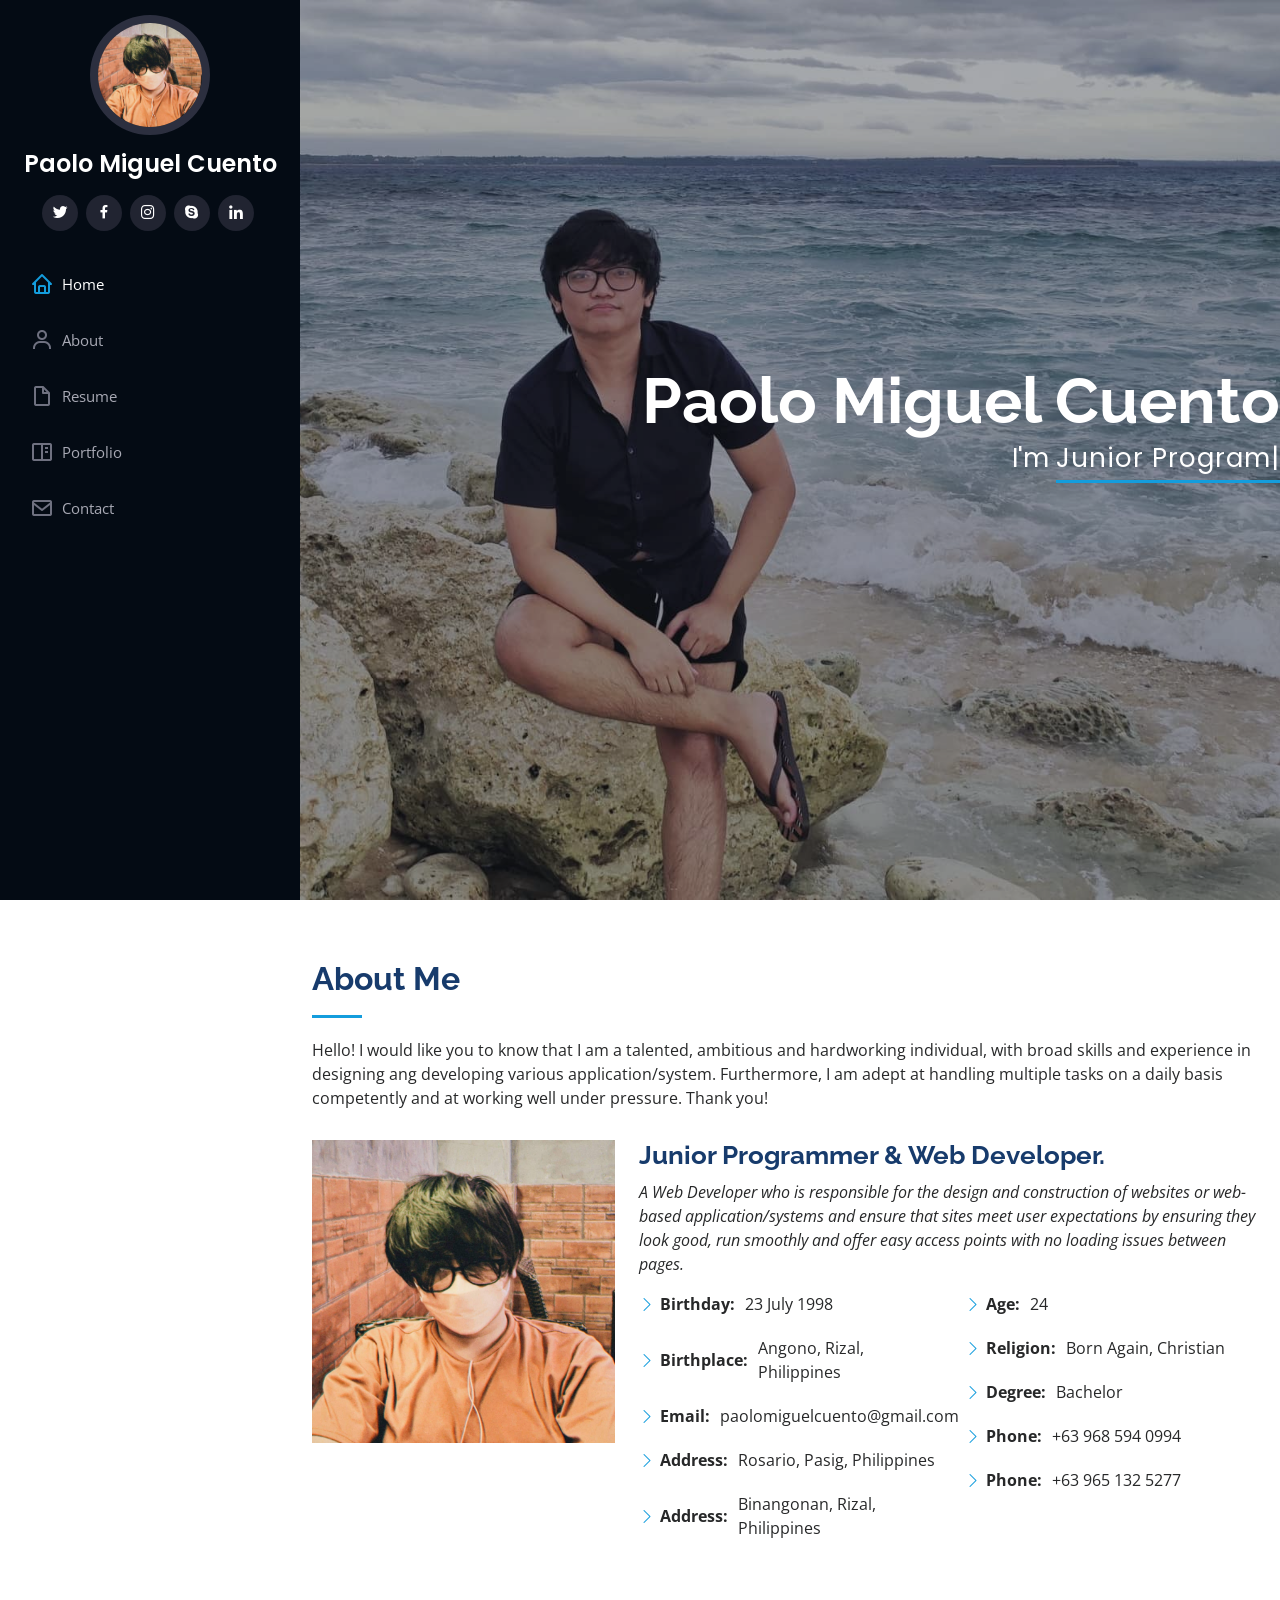
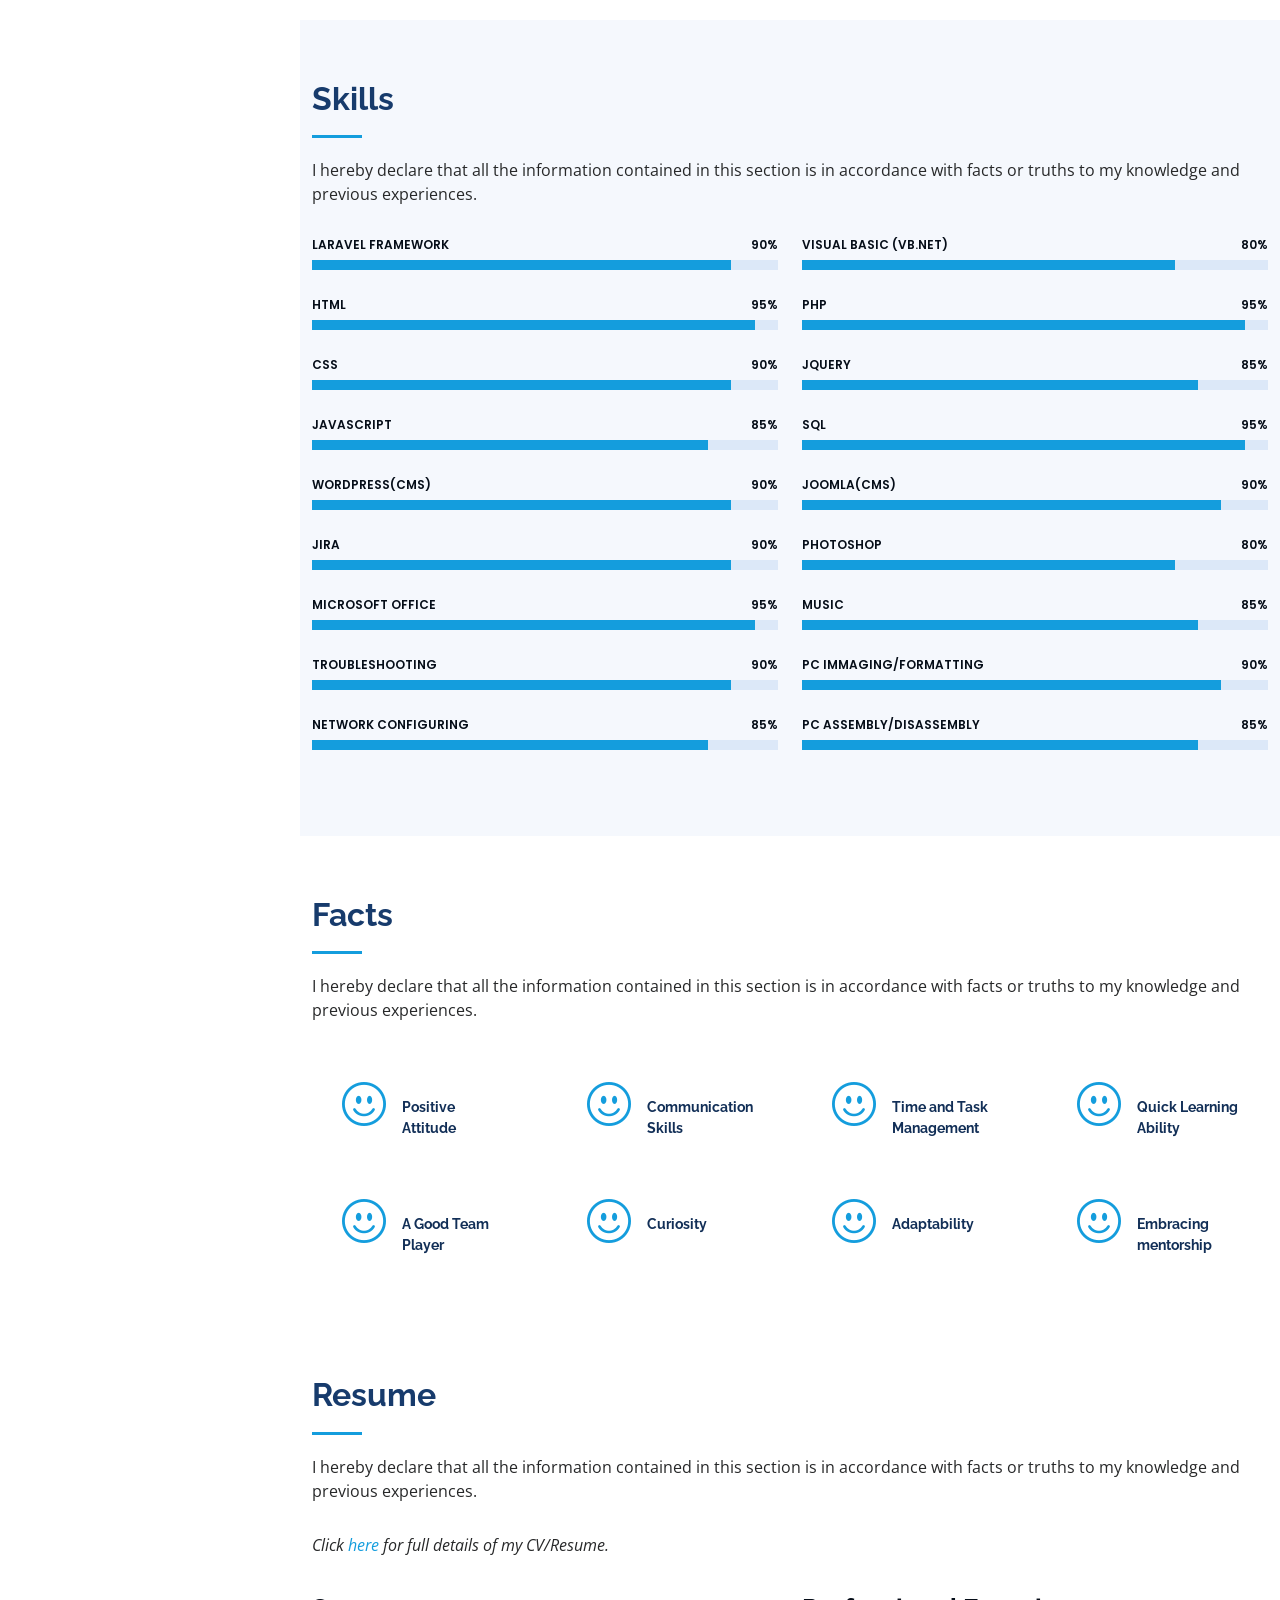
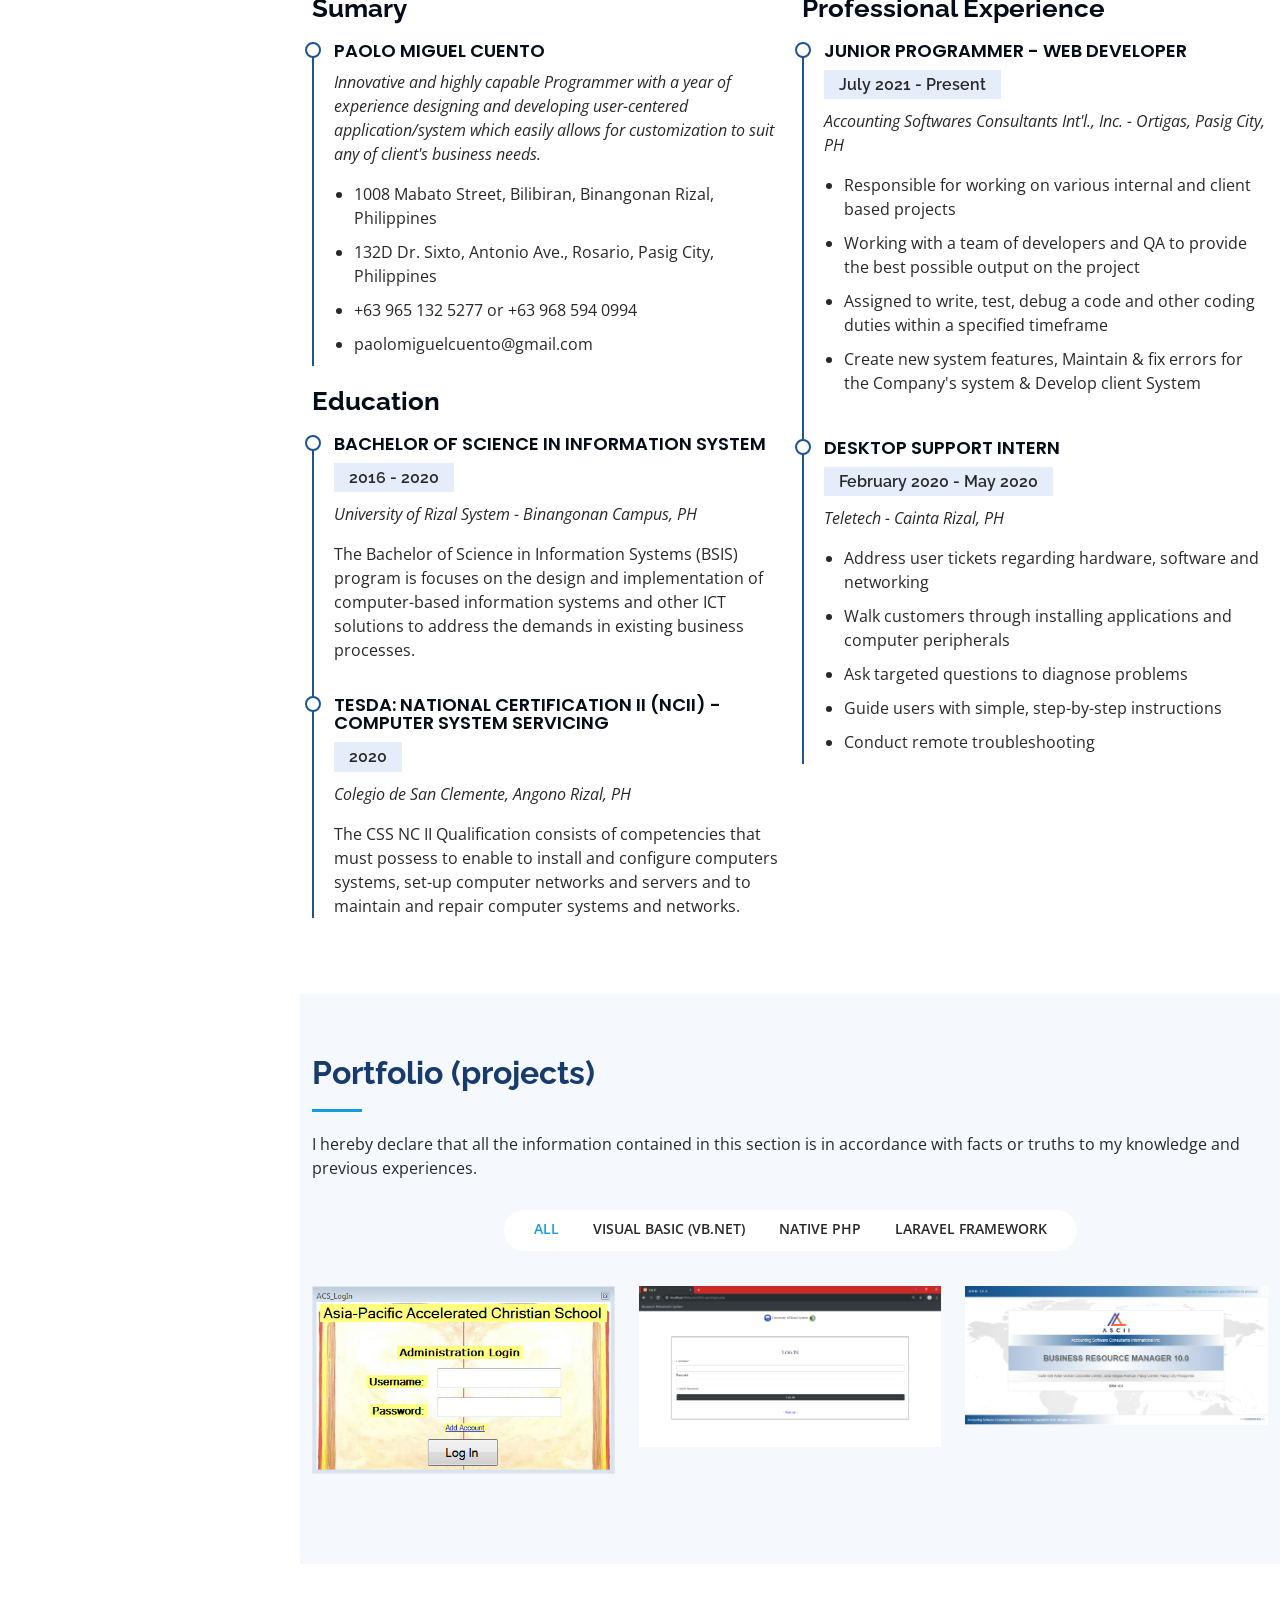
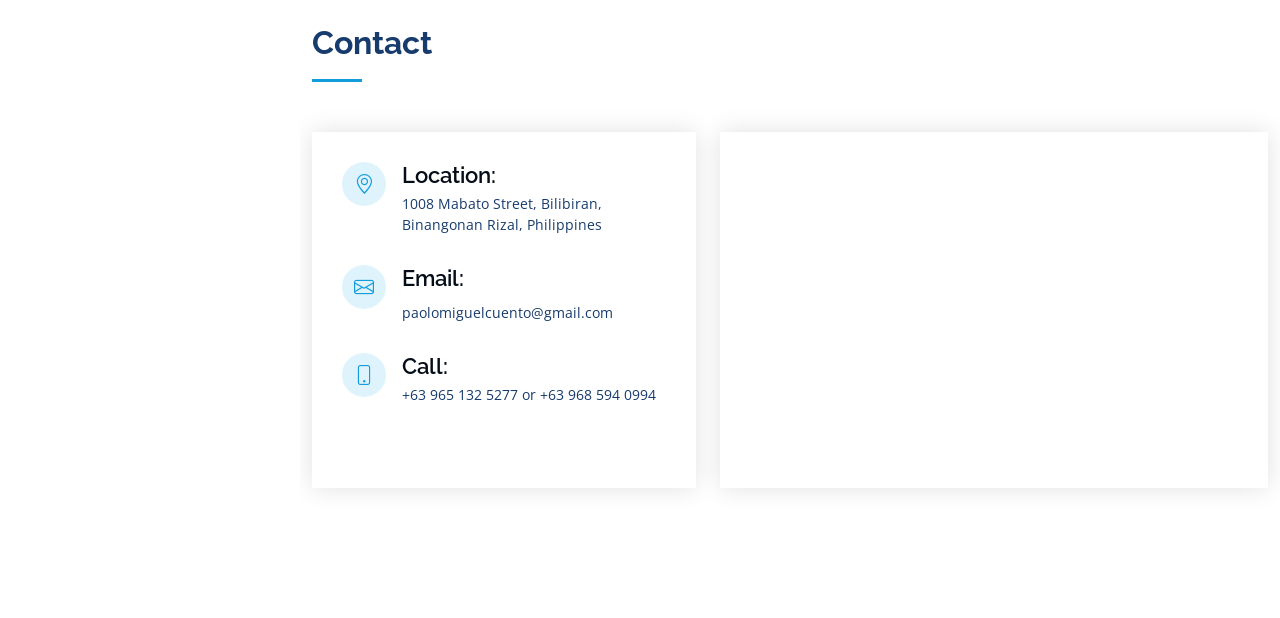
<file: index.html>
<!DOCTYPE html>
<html lang="en">

<head>
  <meta charset="utf-8">
  <meta content="width=device-width, initial-scale=1.0" name="viewport">

  <title>My Portfolio - PMSC</title>
  <meta content="" name="description">
  <meta content="" name="keywords">

  <!-- Favicons -->
  <link href="assets/img/PMicon.png" rel="icon">
  <link href="assets/img/PMicon.png" rel="apple-touch-icon">

  <!-- Google Fonts -->
  <link href="https://fonts.googleapis.com/css?family=Open+Sans:300,300i,400,400i,600,600i,700,700i|Raleway:300,300i,400,400i,500,500i,600,600i,700,700i|Poppins:300,300i,400,400i,500,500i,600,600i,700,700i" rel="stylesheet">

  <!-- Vendor CSS Files -->
  <link href="assets/vendor/aos/aos.css" rel="stylesheet">
  <link href="assets/vendor/bootstrap/css/bootstrap.min.css" rel="stylesheet">
  <link href="assets/vendor/bootstrap-icons/bootstrap-icons.css" rel="stylesheet">
  <link href="assets/vendor/boxicons/css/boxicons.min.css" rel="stylesheet">
  <link href="assets/vendor/glightbox/css/glightbox.min.css" rel="stylesheet">
  <link href="assets/vendor/swiper/swiper-bundle.min.css" rel="stylesheet">

  <!-- Template Main CSS File -->
  <link href="assets/css/style.css" rel="stylesheet">

  <!-- =======================================================
  * Template Name: iPortfolio - v3.8.0
  * Template URL: https://bootstrapmade.com/iportfolio-bootstrap-portfolio-websites-template/
  * Author: BootstrapMade.com
  * License: https://bootstrapmade.com/license/
  ======================================================== -->
</head>

<body>

  <!-- ======= Mobile nav toggle button ======= -->
  <i class="bi bi-list mobile-nav-toggle d-xl-none"></i>

  <!-- ======= Header ======= -->
  <header id="header">
    <div class="d-flex flex-column">

      <div class="profile">
        <img src="assets/img/Me.jpeg" alt="" class="img-fluid rounded-circle">
        <h1 class="text-light"><a href="index.html">Paolo Miguel Cuento</a></h1>
        <div class="social-links mt-3 text-center">
          <a href="https://twitter.com/SirMigzs" target="_blank" class="twitter"><i class="bx bxl-twitter"></i></a>
          <a href="https://www.facebook.com/paolomiguel.cuento.1/" target="_blank" class="facebook"><i class="bx bxl-facebook"></i></a>
          <a href="https://www.instagram.com/paolo.cuento/" target="_blank" class="instagram"><i class="bx bxl-instagram"></i></a>
          <a href="https://join.skype.com/invite/vRkHDCwl1y1i" target="_blank" class="google-plus"><i class="bx bxl-skype"></i></a>
          <a href="https://www.linkedin.com/in/paolo-miguel-cuento-389635245" target="_blank" class="linkedin"><i class="bx bxl-linkedin"></i></a>
        </div>
      </div>

      <nav id="navbar" class="nav-menu navbar">
        <ul>
          <li><a href="#hero" class="nav-link scrollto active"><i class="bx bx-home"></i> <span>Home</span></a></li>
          <li><a href="#about" class="nav-link scrollto"><i class="bx bx-user"></i> <span>About</span></a></li>
          <li><a href="#resume" class="nav-link scrollto"><i class="bx bx-file-blank"></i> <span>Resume</span></a></li>
          <li><a href="#portfolio" class="nav-link scrollto"><i class="bx bx-book-content"></i> <span>Portfolio</span></a></li>
          <!-- <li><a href="#services" class="nav-link scrollto"><i class="bx bx-server"></i> <span>Services</span></a></li> -->
          <li><a href="#contact" class="nav-link scrollto"><i class="bx bx-envelope"></i> <span>Contact</span></a></li>
        </ul>
      </nav><!-- .nav-menu -->
    </div>
  </header><!-- End Header -->

  <!-- ======= Hero Section ======= -->
  <section id="hero" class="d-flex flex-column justify-content-center align-items-center">
    <div class="hero-container" data-aos="fade-in">
      <h1>Paolo Miguel Cuento</h1>
      <p>I'm <span class="typed" data-typed-items="Junior Programmer, Designer, Front-end Developer, Back-end Developer, Musician"></span></p>
    </div>
  </section><!-- End Hero -->

  <main id="main">

    <!-- ======= About Section ======= -->
    <section id="about" class="about">
      <div class="container">

        <div class="section-title">
          <h2>About Me</h2>
          <p> Hello! I would like you to know that I am a talented, ambitious and hardworking individual, with broad skills and experience in designing ang developing various application/system. Furthermore, I am adept at handling multiple tasks on a daily basis competently and at working well under pressure. Thank you!</p>
        </div>

        <div class="row">
          <div class="col-lg-4" data-aos="fade-right">
            <img src="assets/img/Me.jpeg" class="img-fluid" alt="">
          </div>
          <div class="col-lg-8 pt-4 pt-lg-0 content" data-aos="fade-left">
            <h3>Junior Programmer &amp; Web Developer.</h3>
            <p class="fst-italic">
              A Web Developer who is responsible for the design and construction of websites or web-based application/systems and ensure that sites meet user expectations by ensuring they look good, run smoothly and offer easy access points with no loading issues between pages.
            </p>
            <div class="row">
              <div class="col-lg-6">
                <ul>
                  <li><i class="bi bi-chevron-right"></i> <strong>Birthday:</strong> <span>23 July 1998</span></li>
                  <li><i class="bi bi-chevron-right"></i> <strong>Birthplace:</strong> <span>Angono, Rizal, Philippines</span></li>
                  <li><i class="bi bi-chevron-right"></i> <strong>Email:</strong> <span>paolomiguelcuento@gmail.com</span></li>
                  <li><i class="bi bi-chevron-right"></i> <strong>Address:</strong> <span>Rosario, Pasig, Philippines</span></li>
                  <li><i class="bi bi-chevron-right"></i> <strong>Address:</strong> <span>Binangonan, Rizal, Philippines</span></li>
                </ul>
              </div>
              <div class="col-lg-6">
                <ul>
                  <li><i class="bi bi-chevron-right"></i> <strong>Age:</strong> <span>24</span></li>
                  <li><i class="bi bi-chevron-right"></i> <strong>Religion:</strong> <span>Born Again, Christian</span></li>
                  <li><i class="bi bi-chevron-right"></i> <strong>Degree:</strong> <span>Bachelor</span></li>
                  <li><i class="bi bi-chevron-right"></i> <strong>Phone:</strong> <span>+63 968 594 0994</span></li>
                  <li><i class="bi bi-chevron-right"></i> <strong>Phone:</strong> <span>+63 965 132 5277</span></li>
                </ul>
              </div>
            </div>

          </div>
        </div>

      </div>
    </section><!-- End About Section -->

    <!-- ======= Skills Section ======= -->
    <section id="skills" class="skills section-bg">
      <div class="container">

        <div class="section-title">
          <h2>Skills</h2>
          <p>I hereby declare that all the information contained in this section is in accordance with facts or truths to my knowledge and previous experiences.</p>
        </div>

        <div class="row skills-content">

          <div class="col-lg-6" data-aos="fade-up">
            
            <div class="progress">
              <span class="skill">Laravel Framework <i class="val">90%</i></span>
              <div class="progress-bar-wrap">
                <div class="progress-bar" role="progressbar" aria-valuenow="90" aria-valuemin="0" aria-valuemax="100"></div>
              </div>
            </div>

            <div class="progress">
              <span class="skill">HTML <i class="val">95%</i></span>
              <div class="progress-bar-wrap">
                <div class="progress-bar" role="progressbar" aria-valuenow="95" aria-valuemin="0" aria-valuemax="100"></div>
              </div>
            </div>

            <div class="progress">
              <span class="skill">CSS <i class="val">90%</i></span>
              <div class="progress-bar-wrap">
                <div class="progress-bar" role="progressbar" aria-valuenow="90" aria-valuemin="0" aria-valuemax="100"></div>
              </div>
            </div>

            <div class="progress">
              <span class="skill">JavaScript <i class="val">85%</i></span>
              <div class="progress-bar-wrap">
                <div class="progress-bar" role="progressbar" aria-valuenow="85" aria-valuemin="0" aria-valuemax="100"></div>
              </div>
            </div>

            <div class="progress">
              <span class="skill">Wordpress(cms) <i class="val">90%</i></span>
              <div class="progress-bar-wrap">
                <div class="progress-bar" role="progressbar" aria-valuenow="90" aria-valuemin="0" aria-valuemax="100"></div>
              </div>
            </div>

            <div class="progress">
              <span class="skill">Jira <i class="val">90%</i></span>
              <div class="progress-bar-wrap">
                <div class="progress-bar" role="progressbar" aria-valuenow="90" aria-valuemin="0" aria-valuemax="100"></div>
              </div>
            </div>

            <div class="progress">
              <span class="skill">Microsoft Office <i class="val">95%</i></span>
              <div class="progress-bar-wrap">
                <div class="progress-bar" role="progressbar" aria-valuenow="95" aria-valuemin="0" aria-valuemax="100"></div>
              </div>
            </div>

            <div class="progress">
              <span class="skill">Troubleshooting <i class="val">90%</i></span>
              <div class="progress-bar-wrap">
                <div class="progress-bar" role="progressbar" aria-valuenow="90" aria-valuemin="0" aria-valuemax="100"></div>
              </div>
            </div>

            <div class="progress">
              <span class="skill">Network Configuring <i class="val">85%</i></span>
              <div class="progress-bar-wrap">
                <div class="progress-bar" role="progressbar" aria-valuenow="85" aria-valuemin="0" aria-valuemax="100"></div>
              </div>
            </div>

          </div>

          <div class="col-lg-6" data-aos="fade-up" data-aos-delay="100">
            
            <div class="progress">
              <span class="skill">Visual Basic (Vb.net) <i class="val">80%</i></span>
              <div class="progress-bar-wrap">
                <div class="progress-bar" role="progressbar" aria-valuenow="80" aria-valuemin="0" aria-valuemax="100"></div>
              </div>
            </div>

            <div class="progress">
              <span class="skill">PHP <i class="val">95%</i></span>
              <div class="progress-bar-wrap">
                <div class="progress-bar" role="progressbar" aria-valuenow="95" aria-valuemin="0" aria-valuemax="100"></div>
              </div>
            </div>

            <div class="progress">
              <span class="skill">jQuery <i class="val">85%</i></span>
              <div class="progress-bar-wrap">
                <div class="progress-bar" role="progressbar" aria-valuenow="85" aria-valuemin="0" aria-valuemax="100"></div>
              </div>
            </div>

            <div class="progress">
              <span class="skill">SQL <i class="val">95%</i></span>
              <div class="progress-bar-wrap">
                <div class="progress-bar" role="progressbar" aria-valuenow="95" aria-valuemin="0" aria-valuemax="100"></div>
              </div>
            </div>

            <div class="progress">
              <span class="skill">Joomla(cms) <i class="val">90%</i></span>
              <div class="progress-bar-wrap">
                <div class="progress-bar" role="progressbar" aria-valuenow="90" aria-valuemin="0" aria-valuemax="100"></div>
              </div>
            </div>

            <div class="progress">
              <span class="skill">Photoshop <i class="val">80%</i></span>
              <div class="progress-bar-wrap">
                <div class="progress-bar" role="progressbar" aria-valuenow="80" aria-valuemin="0" aria-valuemax="100"></div>
              </div>
            </div>

            <div class="progress">
              <span class="skill">Music <i class="val">85%</i></span>
              <div class="progress-bar-wrap">
                <div class="progress-bar" role="progressbar" aria-valuenow="85" aria-valuemin="0" aria-valuemax="100"></div>
              </div>
            </div>

            <div class="progress">
              <span class="skill">PC Immaging/formatting <i class="val">90%</i></span>
              <div class="progress-bar-wrap">
                <div class="progress-bar" role="progressbar" aria-valuenow="90" aria-valuemin="0" aria-valuemax="100"></div>
              </div>
            </div>

            <div class="progress">
              <span class="skill">PC assembly/disassembly <i class="val">85%</i></span>
              <div class="progress-bar-wrap">
                <div class="progress-bar" role="progressbar" aria-valuenow="85" aria-valuemin="0" aria-valuemax="100"></div>
              </div>
            </div>

          </div>

        </div>

      </div>
    </section><!-- End Skills Section -->


        <!-- ======= Facts Section ======= -->
        <section id="facts" class="facts">
          <div class="container">
    
            <div class="section-title">
              <h2>Facts</h2>
              <p>I hereby declare that all the information contained in this section is in accordance with facts or truths to my knowledge and previous experiences.</p>
            </div>
    
            <div class="row no-gutters">
    
              <div class="col-lg-3 col-md-6 d-md-flex align-items-md-stretch" data-aos="fade-up">
                <div class="count-box">
                  <i class="bi bi-emoji-smile"></i>
                  <span data-purecounter-start="0" data-purecounter-end="232" data-purecounter-duration="1" class="purecounter"></span>
                  <p><strong>Positive Attitude</strong></p>
                </div>
              </div>

              <div class="col-lg-3 col-md-6 d-md-flex align-items-md-stretch" data-aos="fade-up">
                <div class="count-box">
                  <i class="bi bi-emoji-smile"></i>
                  <span data-purecounter-start="0" data-purecounter-end="232" data-purecounter-duration="1" class="purecounter"></span>
                  <p><strong>Communication Skills</strong></p>
                </div>
              </div>
  
            <div class="col-lg-3 col-md-6 d-md-flex align-items-md-stretch" data-aos="fade-up">
              <div class="count-box">
                <i class="bi bi-emoji-smile"></i>
                <span data-purecounter-start="0" data-purecounter-end="232" data-purecounter-duration="1" class="purecounter"></span>
                <p><strong>Time and Task Management</strong></p>
              </div>
            </div>

            <div class="col-lg-3 col-md-6 d-md-flex align-items-md-stretch" data-aos="fade-up">
              <div class="count-box">
                <i class="bi bi-emoji-smile"></i>
                <span data-purecounter-start="0" data-purecounter-end="232" data-purecounter-duration="1" class="purecounter"></span>
                <p><strong>Quick Learning Ability</strong></p>
              </div>
            </div>

            <div class="col-lg-3 col-md-6 d-md-flex align-items-md-stretch" data-aos="fade-up">
              <div class="count-box">
                <i class="bi bi-emoji-smile"></i>
                <span data-purecounter-start="0" data-purecounter-end="232" data-purecounter-duration="1" class="purecounter"></span>
                <p><strong>A Good Team Player</strong></p>
              </div>
            </div>

            <div class="col-lg-3 col-md-6 d-md-flex align-items-md-stretch" data-aos="fade-up">
              <div class="count-box">
                <i class="bi bi-emoji-smile"></i>
                <span data-purecounter-start="0" data-purecounter-end="232" data-purecounter-duration="1" class="purecounter"></span>
                <p><strong>Curiosity</strong></p>
              </div>
            </div>

            <div class="col-lg-3 col-md-6 d-md-flex align-items-md-stretch" data-aos="fade-up">
              <div class="count-box">
                <i class="bi bi-emoji-smile"></i>
                <span data-purecounter-start="0" data-purecounter-end="232" data-purecounter-duration="1" class="purecounter"></span>
                <p><strong>Adaptability</strong></p>
              </div>
            </div>

            <div class="col-lg-3 col-md-6 d-md-flex align-items-md-stretch" data-aos="fade-up">
              <div class="count-box">
                <i class="bi bi-emoji-smile"></i>
                <span data-purecounter-start="0" data-purecounter-end="232" data-purecounter-duration="1" class="purecounter"></span>
                <p><strong>Embracing mentorship</strong></p>
              </div>
            </div>

            </div>
    
          </div>
        </section><!-- End Facts Section -->

    <!-- ======= Resume Section ======= -->
    <section id="resume" class="resume">
      <div class="container">

        <div class="section-title">
          <h2>Resume</h2>
          <p>I hereby declare that all the information contained in this section is in accordance with facts or truths to my knowledge and previous experiences.</p>
        </div>
        <p><em>Click <a href="https://drive.google.com/file/d/1XWMEWlAHVe6T0QkxuuFSSLjltXNWpMFI/view?usp=share_link" target="_blank">here</a> for full details of my CV/Resume. </em></p>

        <div class="row">
          <div class="col-lg-6" data-aos="fade-up">
            <h3 class="resume-title">Sumary</h3>
            <div class="resume-item pb-0">
              <h4>Paolo Miguel Cuento</h4>
              <p><em>Innovative and highly capable Programmer with a year of experience designing and developing user-centered application/system which easily allows for customization to suit any of client's business needs.</em></p>
              <ul>
                <li>1008 Mabato Street, Bilibiran, Binangonan Rizal, Philippines</li>
                <li>132D Dr. Sixto, Antonio Ave., Rosario, Pasig City, Philippines</li>
                <li>+63 965 132 5277 or +63 968 594 0994</li>
                <li>paolomiguelcuento@gmail.com</li>
              </ul>
            </div>

            <h3 class="resume-title">Education</h3>
            <div class="resume-item">
              <h4>Bachelor of Science in information System</h4>
              <h5>2016 - 2020</h5>
              <p><em>University of Rizal System - Binangonan Campus, PH</em></p>
              <p>The Bachelor of Science in Information Systems (BSIS) program is focuses on the design and implementation of computer-based information systems and other ICT solutions to address the demands in existing business processes.</p>
            </div>
            <div class="resume-item">
              <h4>Tesda: National Certification II (NCII) - Computer System Servicing</h4>
              <h5>2020</h5>
              <p><em>Colegio de San Clemente, Angono Rizal, PH</em></p>
              <p>The CSS NC II Qualification consists of competencies that must possess to enable to install and configure computers systems, set-up computer networks and servers and to maintain and repair computer systems and networks.</p>
            </div>
          </div>
          <div class="col-lg-6" data-aos="fade-up" data-aos-delay="100">
            <h3 class="resume-title">Professional Experience</h3>
            <div class="resume-item">
              <h4>Junior Programmer - Web Developer</h4>
              <h5>July 2021 - Present</h5>
              <p><em>Accounting Softwares Consultants Int'l., Inc. - Ortigas, Pasig City, PH </em></p>
              <ul>
                <li>Responsible for working on various internal and client based projects</li>
                <li>Working with a team of developers and QA to provide the best possible output on the project</li>
                <li>Assigned to write, test, debug a code and other coding duties within a specified timeframe</li>
                <li>Create new system features, Maintain & fix errors for the Company's system & Develop client System</li>
              </ul>
            </div>
            <div class="resume-item">
              <h4>Desktop Support Intern</h4>
              <h5>February 2020 - May 2020</h5>
              <p><em>Teletech - Cainta Rizal, PH</em></p>
              <ul>
                <li>Address user tickets regarding hardware, software and networking</li>
                <li>Walk customers through installing applications and computer peripherals</li>
                <li>Ask targeted questions to diagnose problems</li>
                <li>Guide users with simple, step-by-step instructions</li>
                <li>Conduct remote troubleshooting</li>
              </ul>
            </div>
            </div>
        </div>

      </div>
    </section><!-- End Resume Section -->

    <!-- ======= Portfolio Section ======= -->
    <section id="portfolio" class="portfolio section-bg">
      <div class="container">

        <div class="section-title">
          <h2>Portfolio (projects)</h2>
          <p>I hereby declare that all the information contained in this section is in accordance with facts or truths to my knowledge and previous experiences.</p>
        </div>

        <div class="row" data-aos="fade-up">
          <div class="col-lg-12 d-flex justify-content-center">
            <ul id="portfolio-flters">
              <li data-filter="*" class="filter-active">All</li>
              <li data-filter=".filter-vb">Visual Basic (Vb.net)</li>
              <li data-filter=".filter-php">Native PHP</li>
              <li data-filter=".filter-laravel">Laravel Framework</li>
            </ul>
          </div>
        </div>

        <div class="row portfolio-container" data-aos="fade-up" data-aos-delay="100">

          <div class="col-lg-4 col-md-6 portfolio-item filter-vb">
            <div class="portfolio-wrap">
              <img src="assets/img/lms/login.png" class="img-fluid" alt="">
              <div class="portfolio-links">
                <a href="assets/img/lms/login.png" data-gallery="portfolioGallery" class="portfolio-lightbox" title="Library Management System - login form"><i class="bx bx-plus"></i></a>
                <a href="portfolio-details-vb.html" title="More Details"><i class="bx bx-link"></i></a>
              </div>
            </div>
          </div>

          <div class="col-lg-4 col-md-6 portfolio-item filter-php">
            <div class="portfolio-wrap">
              <img src="assets/img/research/login.png" class="img-fluid" alt="">
              <div class="portfolio-links">
                <a href="assets/img/research/login.png" data-gallery="portfolioGallery" class="portfolio-lightbox" title="Research Management System - login form"><i class="bx bx-plus"></i></a>
                <a href="portfolio-details-php.html" title="More Details"><i class="bx bx-link"></i></a>
              </div>
            </div>
          </div>

          <div class="col-lg-4 col-md-6 portfolio-item filter-laravel">
            <div class="portfolio-wrap">
              <img src="assets/img/brm/login.png" class="img-fluid" alt="">
              <div class="portfolio-links">
                <a href="assets/img/brm/login.png" data-gallery="portfolioGallery" class="portfolio-lightbox" title="Business Resource Manager- login form"><i class="bx bx-plus"></i></a>
                <a href="portfolio-details-larav.html" title="More Details"><i class="bx bx-link"></i></a>
              </div>
            </div>
          </div>


        </div>

      </div>
    </section><!-- End Portfolio Section -->

    <!-- ======= Testimonials Section ======= -->
    <!-- <section id="testimonials" class="testimonials section-bg">
      <div class="container">

        <div class="section-title">
          <h2>Testimonials</h2>
          <p>Magnam dolores commodi suscipit. Necessitatibus eius consequatur ex aliquid fuga eum quidem. Sit sint consectetur velit. Quisquam quos quisquam cupiditate. Et nemo qui impedit suscipit alias ea. Quia fugiat sit in iste officiis commodi quidem hic quas.</p>
        </div>

        <div class="testimonials-slider swiper" data-aos="fade-up" data-aos-delay="100">
          <div class="swiper-wrapper">

            <div class="swiper-slide">
              <div class="testimonial-item" data-aos="fade-up">
                <p>
                  <i class="bx bxs-quote-alt-left quote-icon-left"></i>
                  Proin iaculis purus consequat sem cure digni ssim donec porttitora entum suscipit rhoncus. Accusantium quam, ultricies eget id, aliquam eget nibh et. Maecen aliquam, risus at semper.
                  <i class="bx bxs-quote-alt-right quote-icon-right"></i>
                </p>
                <img src="assets/img/testimonials/testimonials-1.jpg" class="testimonial-img" alt="">
                <h3>Saul Goodman</h3>
                <h4>Ceo &amp; Founder</h4>
              </div>
            </div>

            <div class="swiper-slide">
              <div class="testimonial-item" data-aos="fade-up" data-aos-delay="100">
                <p>
                  <i class="bx bxs-quote-alt-left quote-icon-left"></i>
                  Export tempor illum tamen malis malis eram quae irure esse labore quem cillum quid cillum eram malis quorum velit fore eram velit sunt aliqua noster fugiat irure amet legam anim culpa.
                  <i class="bx bxs-quote-alt-right quote-icon-right"></i>
                </p>
                <img src="assets/img/testimonials/testimonials-2.jpg" class="testimonial-img" alt="">
                <h3>Sara Wilsson</h3>
                <h4>Designer</h4>
              </div>
            </div>

            <div class="swiper-slide">
              <div class="testimonial-item" data-aos="fade-up" data-aos-delay="200">
                <p>
                  <i class="bx bxs-quote-alt-left quote-icon-left"></i>
                  Enim nisi quem export duis labore cillum quae magna enim sint quorum nulla quem veniam duis minim tempor labore quem eram duis noster aute amet eram fore quis sint minim.
                  <i class="bx bxs-quote-alt-right quote-icon-right"></i>
                </p>
                <img src="assets/img/testimonials/testimonials-3.jpg" class="testimonial-img" alt="">
                <h3>Jena Karlis</h3>
                <h4>Store Owner</h4>
              </div>
            </div>

            <div class="swiper-slide">
              <div class="testimonial-item" data-aos="fade-up" data-aos-delay="300">
                <p>
                  <i class="bx bxs-quote-alt-left quote-icon-left"></i>
                  Fugiat enim eram quae cillum dolore dolor amet nulla culpa multos export minim fugiat minim velit minim dolor enim duis veniam ipsum anim magna sunt elit fore quem dolore labore illum veniam.
                  <i class="bx bxs-quote-alt-right quote-icon-right"></i>
                </p>
                <img src="assets/img/testimonials/testimonials-4.jpg" class="testimonial-img" alt="">
                <h3>Matt Brandon</h3>
                <h4>Freelancer</h4>
              </div>
            </div>

            <div class="swiper-slide">
              <div class="testimonial-item" data-aos="fade-up" data-aos-delay="400">
                <p>
                  <i class="bx bxs-quote-alt-left quote-icon-left"></i>
                  Quis quorum aliqua sint quem legam fore sunt eram irure aliqua veniam tempor noster veniam enim culpa labore duis sunt culpa nulla illum cillum fugiat legam esse veniam culpa fore nisi cillum quid.
                  <i class="bx bxs-quote-alt-right quote-icon-right"></i>
                </p>
                <img src="assets/img/testimonials/testimonials-5.jpg" class="testimonial-img" alt="">
                <h3>John Larson</h3>
                <h4>Entrepreneur</h4>
              </div>
            </div>

          </div>
          <div class="swiper-pagination"></div>
        </div>

      </div>
    </section> -->
    <!-- End Testimonials Section -->

    <!-- ======= Contact Section ======= -->
    <section id="contact" class="contact">
      <div class="container">

        <div class="section-title">
          <h2>Contact</h2>
        </div>

        <div class="row" data-aos="fade-in">

          <div class="col-lg-5 d-flex align-items-stretch">
            <div class="info">
              <div class="address">
                <i class="bi bi-geo-alt"></i>
                <h4>Location:</h4>
                <p>1008 Mabato Street, Bilibiran, Binangonan Rizal, Philippines</p>
              </div>

              <div class="email">
                <i class="bi bi-envelope"></i>
                <h4>Email:</h4>
                <a href="https://mail.google.com/mail/?view=cm&fs=1&tf=1&to=paolomiguelcuento@gmail.com" target="_blank"><p title="click to send email">paolomiguelcuento@gmail.com</p></a>
              </div>

              <div class="phone">
                <i class="bi bi-phone"></i>
                <h4>Call:</h4>
                <p>+63 965 132 5277 or +63 968 594 0994</p>
              </div>

            </div>

          </div>

          <div class="col-lg-7 mt-5 mt-lg-0 d-flex align-items-stretch">
            <form action="forms/contact.php" method="post" role="form" class="php-email-form">
             <iframe src="https://www.google.com/maps/embed?pb=!1m18!1m12!1m3!1d3862.8079397875795!2d121.1729028151402!3d14.495712255888236!2m3!1f0!2f0!3f0!3m2!1i1024!2i768!4f13.1!3m3!1m2!1s0x3397c3fc241da255%3A0x3df92620c29bb31b!2sElgo%20Glass%20And%20Aluminum%20Supply!5e0!3m2!1sen!2sph!4v1658396417100!5m2!1sen!2sph" width="600" height="450" style="border:0; width: 100%; height: 290px;" allowfullscreen="" loading="lazy" referrerpolicy="no-referrer-when-downgrade"></iframe>
             <!-- <div class="row">
                <div class="form-group col-md-6">
                  <label for="name">Your Name</label>
                  <input type="text" name="name" class="form-control" id="name" required>
                </div>
                <div class="form-group col-md-6">
                  <label for="name">Your Email</label>
                  <input type="email" class="form-control" name="email" id="email" required>
                </div>
              </div>
              <div class="form-group">
                <label for="name">Subject</label>
                <input type="text" class="form-control" name="subject" id="subject" required>
              </div>
              <div class="form-group">
                <label for="name">Message</label>
                <textarea class="form-control" name="message" rows="10" required></textarea>
              </div>
              <div class="my-3">
                <div class="loading">Loading</div>
                <div class="error-message"></div>
                <div class="sent-message">Your message has been sent. Thank you!</div>
              </div>
              <div class="text-center"><button type="submit">Send Message</button></div> -->
            </form>
          </div>

        </div>

      </div>
    </section><!-- End Contact Section -->

  </main><!-- End #main -->

  <!-- ======= Footer ======= -->

  <!-- End  Footer -->

  <a href="#" class="back-to-top d-flex align-items-center justify-content-center"><i class="bi bi-arrow-up-short"></i></a>

  <!-- Vendor JS Files -->
  <script src="assets/vendor/purecounter/purecounter_vanilla.js"></script>
  <script src="assets/vendor/aos/aos.js"></script>
  <script src="assets/vendor/bootstrap/js/bootstrap.bundle.min.js"></script>
  <script src="assets/vendor/glightbox/js/glightbox.min.js"></script>
  <script src="assets/vendor/isotope-layout/isotope.pkgd.min.js"></script>
  <script src="assets/vendor/swiper/swiper-bundle.min.js"></script>
  <script src="assets/vendor/typed.js/typed.min.js"></script>
  <script src="assets/vendor/waypoints/noframework.waypoints.js"></script>
  <script src="assets/vendor/php-email-form/validate.js"></script>

  <!-- Template Main JS File -->
  <script src="assets/js/main.js"></script>

</body>

</html>
</file>
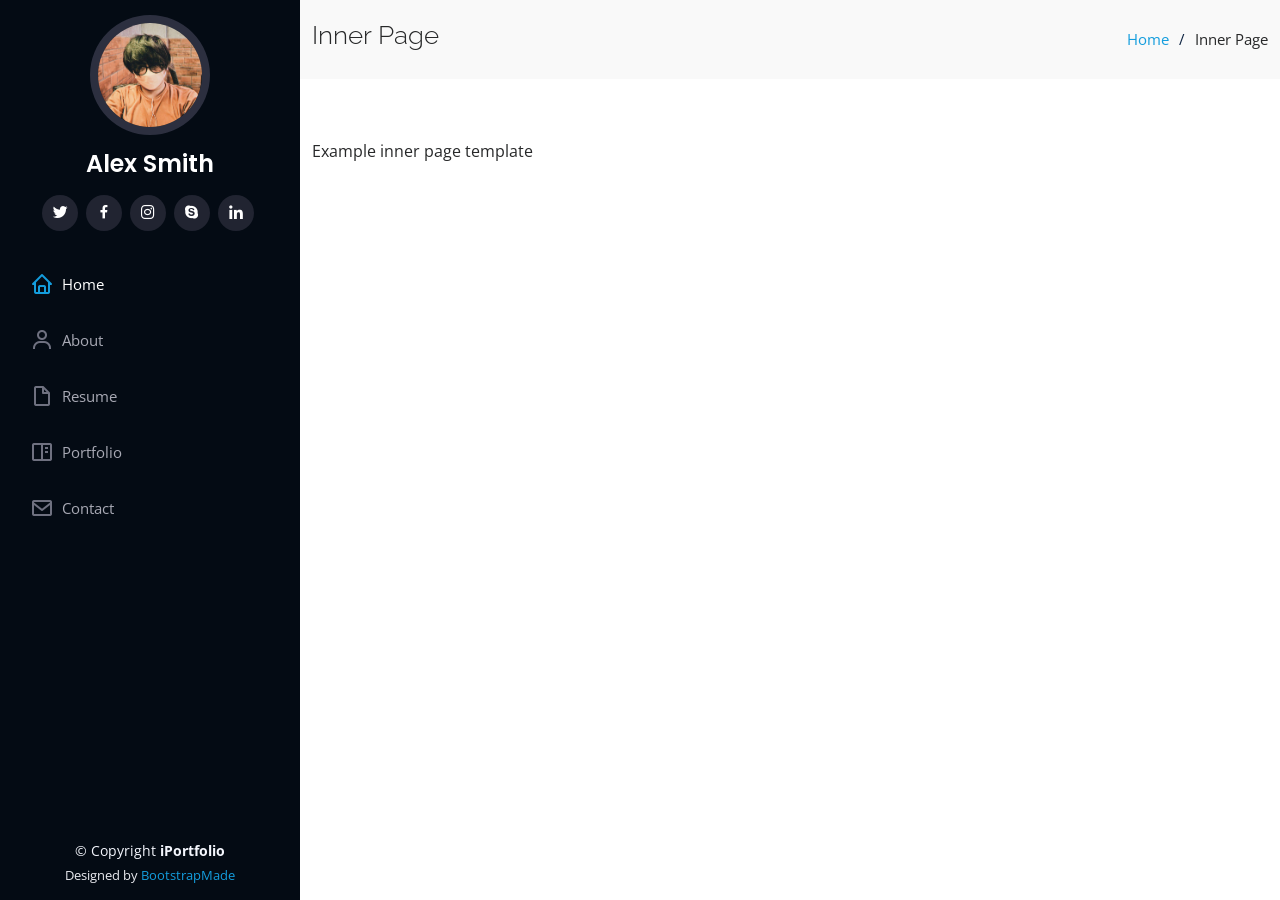
<file: inner-page.html>
<!DOCTYPE html>
<html lang="en">

<head>
  <meta charset="utf-8">
  <meta content="width=device-width, initial-scale=1.0" name="viewport">

  <title>Inner Page - iPortfolio Bootstrap Template</title>
  <meta content="" name="description">
  <meta content="" name="keywords">

  <!-- Favicons -->
  <link href="assets/img/favicon.png" rel="icon">
  <link href="assets/img/apple-touch-icon.png" rel="apple-touch-icon">

  <!-- Google Fonts -->
  <link href="https://fonts.googleapis.com/css?family=Open+Sans:300,300i,400,400i,600,600i,700,700i|Raleway:300,300i,400,400i,500,500i,600,600i,700,700i|Poppins:300,300i,400,400i,500,500i,600,600i,700,700i" rel="stylesheet">

  <!-- Vendor CSS Files -->
  <link href="assets/vendor/aos/aos.css" rel="stylesheet">
  <link href="assets/vendor/bootstrap/css/bootstrap.min.css" rel="stylesheet">
  <link href="assets/vendor/bootstrap-icons/bootstrap-icons.css" rel="stylesheet">
  <link href="assets/vendor/boxicons/css/boxicons.min.css" rel="stylesheet">
  <link href="assets/vendor/glightbox/css/glightbox.min.css" rel="stylesheet">
  <link href="assets/vendor/swiper/swiper-bundle.min.css" rel="stylesheet">

  <!-- Template Main CSS File -->
  <link href="assets/css/style.css" rel="stylesheet">

  <!-- =======================================================
  * Template Name: iPortfolio - v3.8.0
  * Template URL: https://bootstrapmade.com/iportfolio-bootstrap-portfolio-websites-template/
  * Author: BootstrapMade.com
  * License: https://bootstrapmade.com/license/
  ======================================================== -->
</head>

<body>

  <!-- ======= Mobile nav toggle button ======= -->
  <i class="bi bi-list mobile-nav-toggle d-xl-none"></i>

  <!-- ======= Header ======= -->
  <header id="header">
    <div class="d-flex flex-column">

      <div class="profile">
        <img src="assets/img/Me.jpeg" alt="" class="img-fluid rounded-circle">
        <h1 class="text-light"><a href="index.html">Alex Smith</a></h1>
        <div class="social-links mt-3 text-center">
          <a href="https://twitter.com/SirMigzs" target="_blank" class="twitter"><i class="bx bxl-twitter"></i></a>
          <a href="https://www.facebook.com/paolomiguel.cuento.1/" target="_blank" class="facebook"><i class="bx bxl-facebook"></i></a>
          <a href="https://www.instagram.com/paolo.cuento/" target="_blank" class="instagram"><i class="bx bxl-instagram"></i></a>
          <a href="https://join.skype.com/invite/vRkHDCwl1y1i" target="_blank" class="google-plus"><i class="bx bxl-skype"></i></a>
          <a href="https://www.linkedin.com/in/paolo-miguel-cuento-389635245" target="_blank" class="linkedin"><i class="bx bxl-linkedin"></i></a>
        </div>
      </div>

      <nav id="navbar" class="nav-menu navbar">
        <ul>
          <li><a href="#hero" class="nav-link scrollto active"><i class="bx bx-home"></i> <span>Home</span></a></li>
          <li><a href="#about" class="nav-link scrollto"><i class="bx bx-user"></i> <span>About</span></a></li>
          <li><a href="#resume" class="nav-link scrollto"><i class="bx bx-file-blank"></i> <span>Resume</span></a></li>
          <li><a href="#portfolio" class="nav-link scrollto"><i class="bx bx-book-content"></i> <span>Portfolio</span></a></li>
          <!-- <li><a href="#services" class="nav-link scrollto"><i class="bx bx-server"></i> <span>Services</span></a></li> -->
          <li><a href="#contact" class="nav-link scrollto"><i class="bx bx-envelope"></i> <span>Contact</span></a></li>
        </ul>
      </nav><!-- .nav-menu -->
    </div>
  </header><!-- End Header -->

  <main id="main">

    <!-- ======= Breadcrumbs ======= -->
    <section class="breadcrumbs">
      <div class="container">

        <div class="d-flex justify-content-between align-items-center">
          <h2>Inner Page</h2>
          <ol>
            <li><a href="index.html">Home</a></li>
            <li>Inner Page</li>
          </ol>
        </div>

      </div>
    </section><!-- End Breadcrumbs -->

    <section class="inner-page">
      <div class="container">
        <p>
          Example inner page template
        </p>
      </div>
    </section>

  </main><!-- End #main -->

  <!-- ======= Footer ======= -->
  <footer id="footer">
    <div class="container">
      <div class="copyright">
        &copy; Copyright <strong><span>iPortfolio</span></strong>
      </div>
      <div class="credits">
        <!-- All the links in the footer should remain intact. -->
        <!-- You can delete the links only if you purchased the pro version. -->
        <!-- Licensing information: https://bootstrapmade.com/license/ -->
        <!-- Purchase the pro version with working PHP/AJAX contact form: https://bootstrapmade.com/iportfolio-bootstrap-portfolio-websites-template/ -->
        Designed by <a href="https://bootstrapmade.com/">BootstrapMade</a>
      </div>
    </div>
  </footer><!-- End  Footer -->

  <a href="#" class="back-to-top d-flex align-items-center justify-content-center"><i class="bi bi-arrow-up-short"></i></a>

  <!-- Vendor JS Files -->
  <script src="assets/vendor/purecounter/purecounter_vanilla.js"></script>
  <script src="assets/vendor/aos/aos.js"></script>
  <script src="assets/vendor/bootstrap/js/bootstrap.bundle.min.js"></script>
  <script src="assets/vendor/glightbox/js/glightbox.min.js"></script>
  <script src="assets/vendor/isotope-layout/isotope.pkgd.min.js"></script>
  <script src="assets/vendor/swiper/swiper-bundle.min.js"></script>
  <script src="assets/vendor/typed.js/typed.min.js"></script>
  <script src="assets/vendor/waypoints/noframework.waypoints.js"></script>
  <script src="assets/vendor/php-email-form/validate.js"></script>

  <!-- Template Main JS File -->
  <script src="assets/js/main.js"></script>

</body>

</html>
</file>
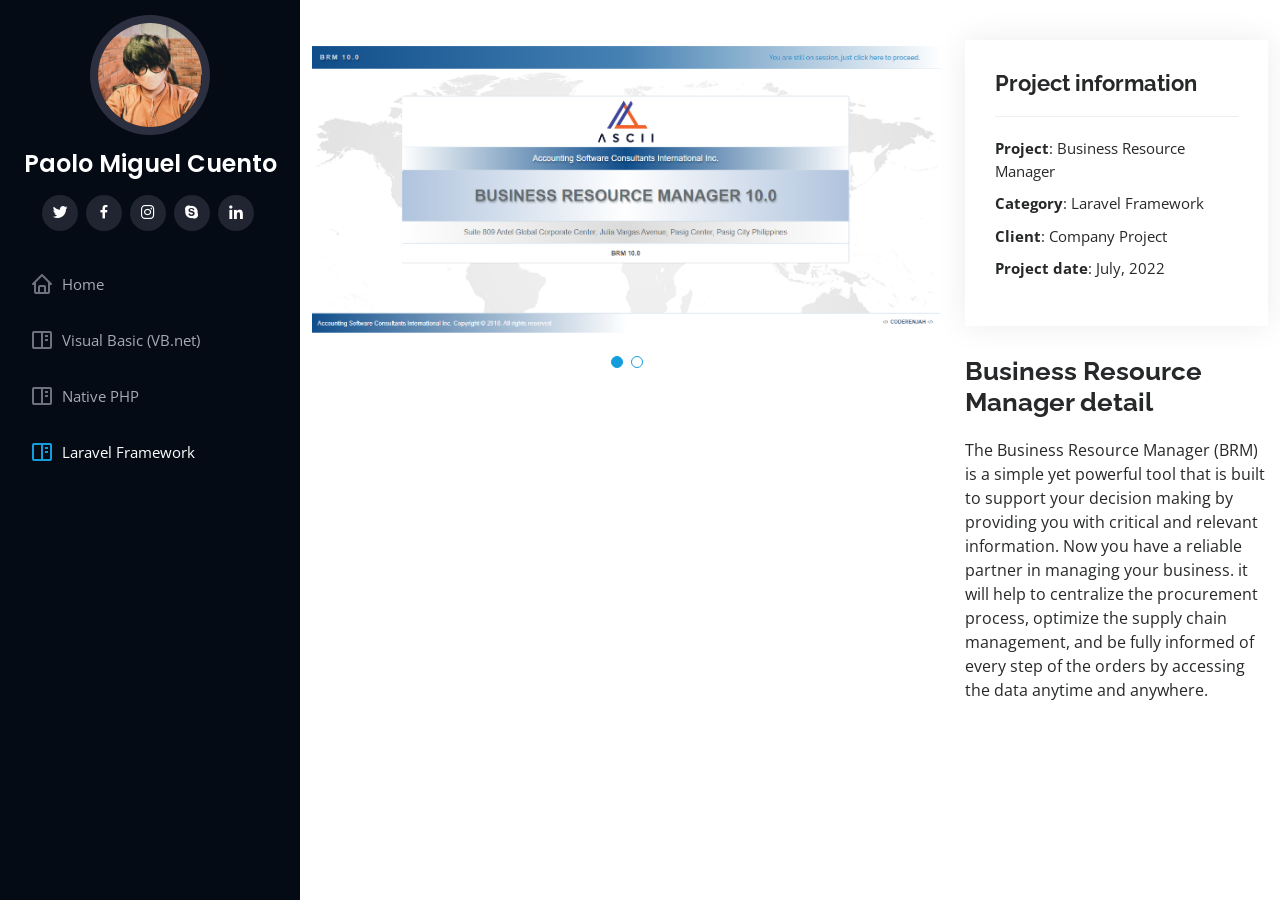
<file: portfolio-details-larav.html>
<!DOCTYPE html>
<html lang="en">

<head>
  <meta charset="utf-8">
  <meta content="width=device-width, initial-scale=1.0" name="viewport">

  <title>Portfolio Details - iPortfolio Bootstrap Template</title>
  <meta content="" name="description">
  <meta content="" name="keywords">

  <!-- Favicons -->
  <link href="assets/img/PMicon.png" rel="icon">
  <link href="assets/img/PMicon.png" rel="apple-touch-icon">

  <!-- Google Fonts -->
  <link href="https://fonts.googleapis.com/css?family=Open+Sans:300,300i,400,400i,600,600i,700,700i|Raleway:300,300i,400,400i,500,500i,600,600i,700,700i|Poppins:300,300i,400,400i,500,500i,600,600i,700,700i" rel="stylesheet">

  <!-- Vendor CSS Files -->
  <link href="assets/vendor/aos/aos.css" rel="stylesheet">
  <link href="assets/vendor/bootstrap/css/bootstrap.min.css" rel="stylesheet">
  <link href="assets/vendor/bootstrap-icons/bootstrap-icons.css" rel="stylesheet">
  <link href="assets/vendor/boxicons/css/boxicons.min.css" rel="stylesheet">
  <link href="assets/vendor/glightbox/css/glightbox.min.css" rel="stylesheet">
  <link href="assets/vendor/swiper/swiper-bundle.min.css" rel="stylesheet">

  <!-- Template Main CSS File -->
  <link href="assets/css/style.css" rel="stylesheet">

  <!-- =======================================================
  * Template Name: iPortfolio - v3.8.0
  * Template URL: https://bootstrapmade.com/iportfolio-bootstrap-portfolio-websites-template/
  * Author: BootstrapMade.com
  * License: https://bootstrapmade.com/license/
  ======================================================== -->
</head>

<body>

  <!-- ======= Mobile nav toggle button ======= -->
  <i class="bi bi-list mobile-nav-toggle d-xl-none"></i>

  <!-- ======= Header ======= -->
  <header id="header">
    <div class="d-flex flex-column">

      <div class="profile">
        <img src="assets/img/Me.jpeg" alt="" class="img-fluid rounded-circle">
        <h1 class="text-light"><a href="index.html">Paolo Miguel Cuento</a></h1>
        <div class="social-links mt-3 text-center">
          <a href="https://twitter.com/SirMigzs" target="_blank" class="twitter"><i class="bx bxl-twitter"></i></a>
          <a href="https://www.facebook.com/paolomiguel.cuento.1/" target="_blank" class="facebook"><i class="bx bxl-facebook"></i></a>
          <a href="https://www.instagram.com/paolo.cuento/" target="_blank" class="instagram"><i class="bx bxl-instagram"></i></a>
          <a href="https://join.skype.com/invite/vRkHDCwl1y1i" target="_blank" class="google-plus"><i class="bx bxl-skype"></i></a>
          <a href="https://www.linkedin.com/in/paolo-miguel-cuento-389635245" target="_blank" class="linkedin"><i class="bx bxl-linkedin"></i></a>
        </div>
      </div>

      <nav id="navbar" class="nav-menu navbar">
        <ul>
          <li><a href="index.html" class="nav-link scrollto"><i class="bx bx-home"></i> <span>Home</span></a></li>
          <li><a href="portfolio-details-vb.html" class="nav-link scrollto"><i class="bx bx-book-content"></i> <span>Visual Basic (VB.net)</span></a></li>
          <li><a href="portfolio-details-php.html" class="nav-link scrollto"><i class="bx bx-book-content"></i> <span>Native PHP</span></a></li>
          <li><a href="portfolio-details-larav.html" class="nav-link scrollto active"><i class="bx bx-book-content"></i> <span>Laravel Framework</span></a></li>
        </ul>
      </nav><!-- .nav-menu -->
    </div>
  </header><!-- End Header -->


  <main id="main">

    <!-- ======= Portfolio Details Section ======= -->
    <section id="portfolio-details" class="portfolio-details">
      <div class="container">

        <div class="row gy-4">

          <div class="col-lg-8">
            <div class="portfolio-details-slider swiper">
              <div class="swiper-wrapper align-items-center">

                <div class="swiper-slide">
                  <img src="assets/img/brm/login.png" alt="">
                </div>

                <div class="swiper-slide">
                  <img src="assets/img/brm/content.png" alt="">
                </div>

              </div>
              <div class="swiper-pagination"></div>
            </div>
          </div>

          <div class="col-lg-4">
            <div class="portfolio-info">
              <h3>Project information</h3>
              <ul>
                <li><strong>Project</strong>: Business Resource Manager</li>
                <li><strong>Category</strong>: Laravel Framework</li>
                <li><strong>Client</strong>: Company Project</li>
                <li><strong>Project date</strong>: July, 2022</li>
              </ul>
            </div>
            <div class="portfolio-description">
              <h2>Business Resource Manager detail</h2>
              <p>
                The Business Resource Manager (BRM) is a simple yet powerful tool that is built to support your decision making by providing you with critical and relevant information. Now you have a reliable partner in managing your business. it will help to centralize the procurement process, optimize the supply chain management, and be fully informed of every step of the orders by accessing the data anytime and anywhere.
              </p>
            </div>
          </div>

        </div>

      </div>
    </section><!-- End Portfolio Details Section -->

  </main><!-- End #main -->

  <a href="#" class="back-to-top d-flex align-items-center justify-content-center"><i class="bi bi-arrow-up-short"></i></a>

  <!-- Vendor JS Files -->
  <script src="assets/vendor/purecounter/purecounter_vanilla.js"></script>
  <script src="assets/vendor/aos/aos.js"></script>
  <script src="assets/vendor/bootstrap/js/bootstrap.bundle.min.js"></script>
  <script src="assets/vendor/glightbox/js/glightbox.min.js"></script>
  <script src="assets/vendor/isotope-layout/isotope.pkgd.min.js"></script>
  <script src="assets/vendor/swiper/swiper-bundle.min.js"></script>
  <script src="assets/vendor/typed.js/typed.min.js"></script>
  <script src="assets/vendor/waypoints/noframework.waypoints.js"></script>
  <script src="assets/vendor/php-email-form/validate.js"></script>

  <!-- Template Main JS File -->
  <script src="assets/js/main.js"></script>

</body>

</html>
</file>
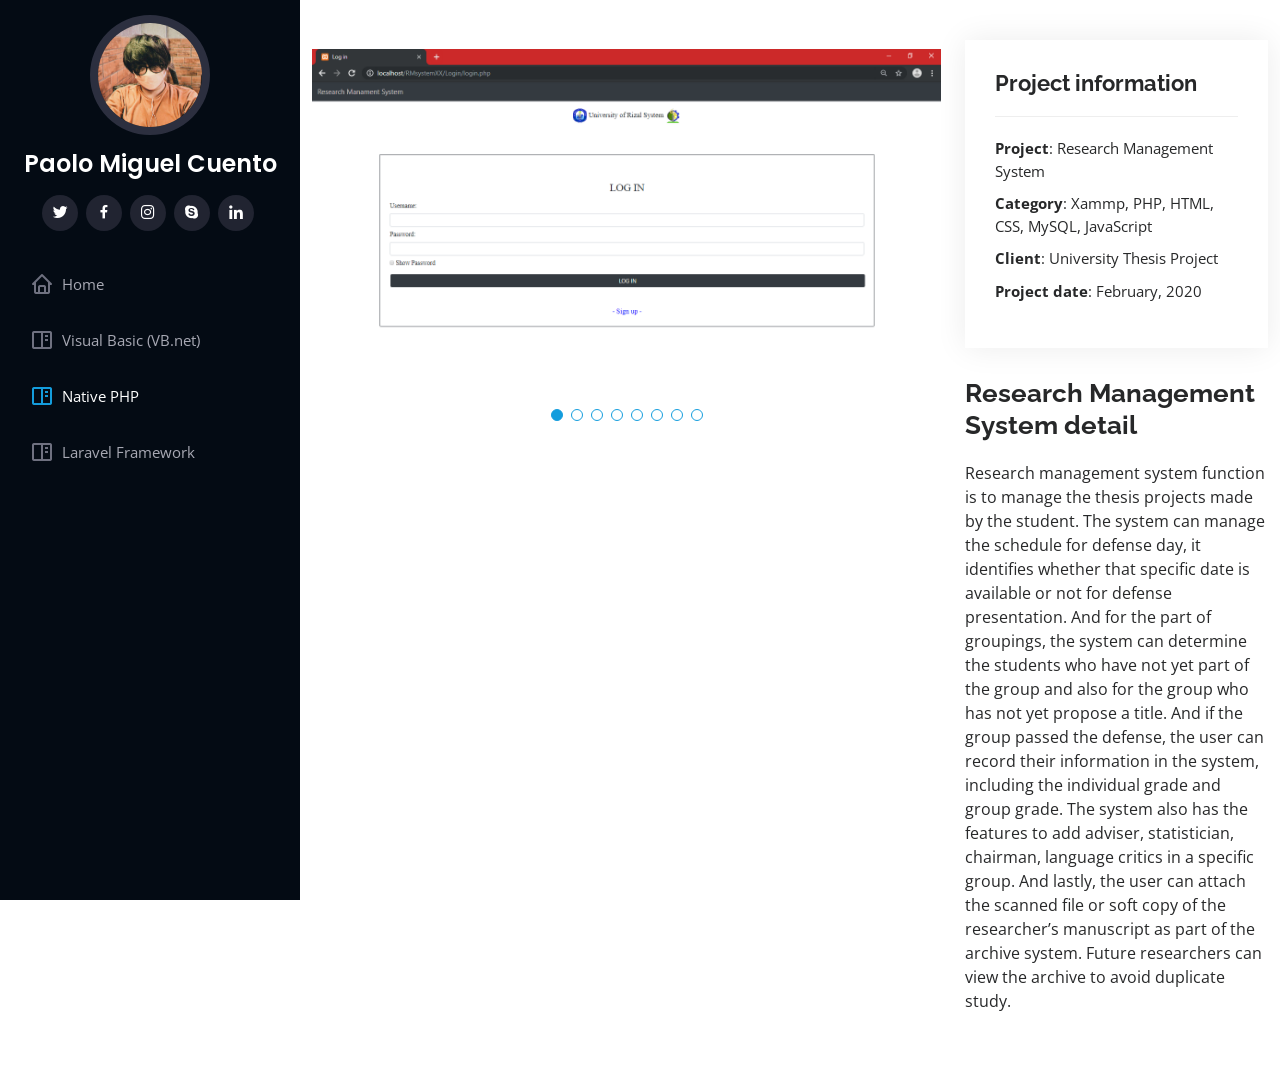
<file: portfolio-details-php.html>
<!DOCTYPE html>
<html lang="en">

<head>
  <meta charset="utf-8">
  <meta content="width=device-width, initial-scale=1.0" name="viewport">

  <title>Portfolio Details - iPortfolio Bootstrap Template</title>
  <meta content="" name="description">
  <meta content="" name="keywords">

  <!-- Favicons -->
  <link href="assets/img/PMicon.png" rel="icon">
  <link href="assets/img/PMicon.png" rel="apple-touch-icon">

  <!-- Google Fonts -->
  <link href="https://fonts.googleapis.com/css?family=Open+Sans:300,300i,400,400i,600,600i,700,700i|Raleway:300,300i,400,400i,500,500i,600,600i,700,700i|Poppins:300,300i,400,400i,500,500i,600,600i,700,700i" rel="stylesheet">

  <!-- Vendor CSS Files -->
  <link href="assets/vendor/aos/aos.css" rel="stylesheet">
  <link href="assets/vendor/bootstrap/css/bootstrap.min.css" rel="stylesheet">
  <link href="assets/vendor/bootstrap-icons/bootstrap-icons.css" rel="stylesheet">
  <link href="assets/vendor/boxicons/css/boxicons.min.css" rel="stylesheet">
  <link href="assets/vendor/glightbox/css/glightbox.min.css" rel="stylesheet">
  <link href="assets/vendor/swiper/swiper-bundle.min.css" rel="stylesheet">

  <!-- Template Main CSS File -->
  <link href="assets/css/style.css" rel="stylesheet">

  <!-- =======================================================
  * Template Name: iPortfolio - v3.8.0
  * Template URL: https://bootstrapmade.com/iportfolio-bootstrap-portfolio-websites-template/
  * Author: BootstrapMade.com
  * License: https://bootstrapmade.com/license/
  ======================================================== -->
</head>

<body>

  <!-- ======= Mobile nav toggle button ======= -->
  <i class="bi bi-list mobile-nav-toggle d-xl-none"></i>

  <!-- ======= Header ======= -->
  <header id="header">
    <div class="d-flex flex-column">

      <div class="profile">
        <img src="assets/img/Me.jpeg" alt="" class="img-fluid rounded-circle">
        <h1 class="text-light"><a href="index.html">Paolo Miguel Cuento</a></h1>
        <div class="social-links mt-3 text-center">
          <a href="https://twitter.com/SirMigzs" target="_blank" class="twitter"><i class="bx bxl-twitter"></i></a>
          <a href="https://www.facebook.com/paolomiguel.cuento.1/" target="_blank" class="facebook"><i class="bx bxl-facebook"></i></a>
          <a href="https://www.instagram.com/paolo.cuento/" target="_blank" class="instagram"><i class="bx bxl-instagram"></i></a>
          <a href="https://join.skype.com/invite/vRkHDCwl1y1i" target="_blank" class="google-plus"><i class="bx bxl-skype"></i></a>
          <a href="https://www.linkedin.com/in/paolo-miguel-cuento-389635245" target="_blank" class="linkedin"><i class="bx bxl-linkedin"></i></a>
        </div>
      </div>

      <nav id="navbar" class="nav-menu navbar">
        <ul>
          <li><a href="index.html" class="nav-link scrollto"><i class="bx bx-home"></i> <span>Home</span></a></li>
          <li><a href="portfolio-details-vb.html" class="nav-link scrollto"><i class="bx bx-book-content"></i> <span>Visual Basic (VB.net)</span></a></li>
          <li><a href="portfolio-details-php.html" class="nav-link scrollto active"><i class="bx bx-book-content"></i> <span>Native PHP</span></a></li>
          <li><a href="portfolio-details-larav.html" class="nav-link scrollto"><i class="bx bx-book-content"></i> <span>Laravel Framework</span></a></li>
        </ul>
      </nav><!-- .nav-menu -->
    </div>
  </header><!-- End Header -->


  <main id="main">

    <!-- ======= Portfolio Details Section ======= -->
    <section id="portfolio-details" class="portfolio-details">
      <div class="container">

        <div class="row gy-4">

          <div class="col-lg-8">
            <div class="portfolio-details-slider swiper">
              <div class="swiper-wrapper align-items-center">

                <div class="swiper-slide">
                  <img src="assets/img/research/login.png" alt="">
                </div>

                <div class="swiper-slide">
                  <img src="assets/img/research/grade.png" alt="">
                </div>

                <div class="swiper-slide">
                  <img src="assets/img/research/group.png" alt="">
                </div>

                <div class="swiper-slide">
                  <img src="assets/img/research/archive.png" alt="">
                </div>

                <div class="swiper-slide">
                  <img src="assets/img/research/report.png" alt="">
                </div>

                <div class="swiper-slide">
                  <img src="assets/img/research/student.png" alt="">
                </div>
                
                <div class="swiper-slide">
                  <img src="assets/img/research/useracct.png" alt="">
                </div>

                <div class="swiper-slide">
                  <img src="assets/img/research/useracct2.png" alt="">
                </div>

              </div>
              <div class="swiper-pagination"></div>
            </div>
          </div>

          <div class="col-lg-4">
            <div class="portfolio-info">
              <h3>Project information</h3>
              <ul>
                <li><strong>Project</strong>: Research Management System</li>
                <li><strong>Category</strong>: Xammp, PHP, HTML, CSS, MySQL, JavaScript</li>
                <li><strong>Client</strong>: University Thesis Project</li>
                <li><strong>Project date</strong>: February, 2020</li>
              </ul>
            </div>
            <div class="portfolio-description">
              <h2>Research Management System detail</h2>
              <p>
                Research management system function is to manage the thesis projects made by the student. The system can manage the schedule for defense day, it identifies whether that specific date is available or not for defense presentation. And for the part of groupings, the system can determine the students who have not yet part of the group and also for the group who has not yet propose a title. And if the group passed the defense, the user can record their information in the system, including the individual grade and group grade. The system also has the features to add adviser, statistician, chairman, language critics in a specific group. And lastly, the user can attach the scanned file or soft copy of the researcher’s manuscript as part of the archive system. Future researchers can view the archive to avoid duplicate study.

              </p>
            </div>
          </div>

        </div>

      </div>
    </section><!-- End Portfolio Details Section -->

  </main><!-- End #main -->


  <a href="#" class="back-to-top d-flex align-items-center justify-content-center"><i class="bi bi-arrow-up-short"></i></a>

  <!-- Vendor JS Files -->
  <script src="assets/vendor/purecounter/purecounter_vanilla.js"></script>
  <script src="assets/vendor/aos/aos.js"></script>
  <script src="assets/vendor/bootstrap/js/bootstrap.bundle.min.js"></script>
  <script src="assets/vendor/glightbox/js/glightbox.min.js"></script>
  <script src="assets/vendor/isotope-layout/isotope.pkgd.min.js"></script>
  <script src="assets/vendor/swiper/swiper-bundle.min.js"></script>
  <script src="assets/vendor/typed.js/typed.min.js"></script>
  <script src="assets/vendor/waypoints/noframework.waypoints.js"></script>
  <script src="assets/vendor/php-email-form/validate.js"></script>

  <!-- Template Main JS File -->
  <script src="assets/js/main.js"></script>

</body>

</html>
</file>
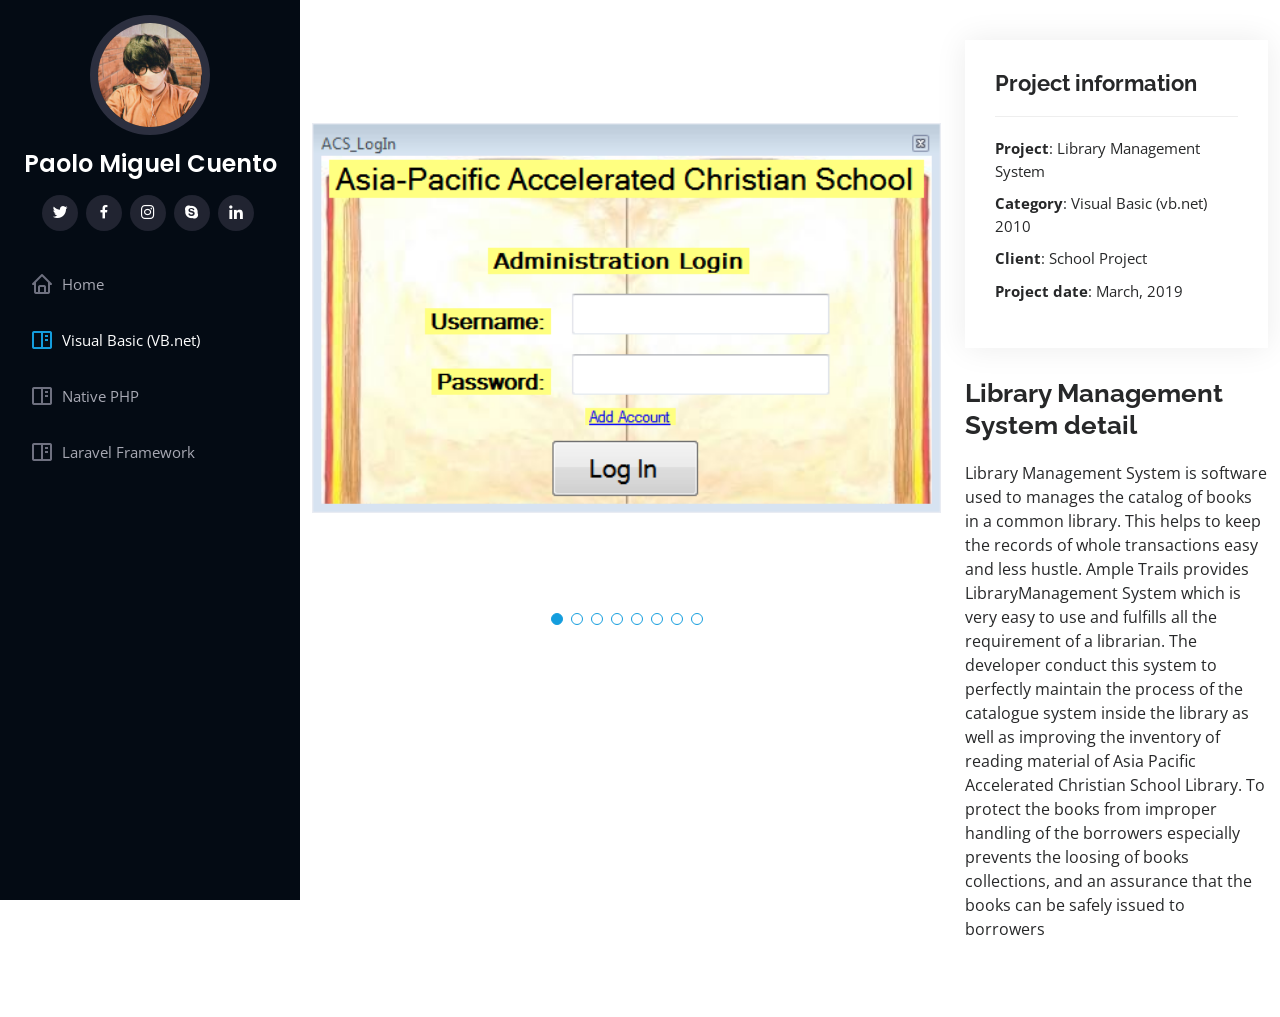
<file: portfolio-details-vb.html>
<!DOCTYPE html>
<html lang="en">

<head>
  <meta charset="utf-8">
  <meta content="width=device-width, initial-scale=1.0" name="viewport">

  <title>Portfolio Details - iPortfolio Bootstrap Template</title>
  <meta content="" name="description">
  <meta content="" name="keywords">

  <!-- Favicons -->
  <link href="assets/img/PMicon.png" rel="icon">
  <link href="assets/img/PMicon.png" rel="apple-touch-icon">

  <!-- Google Fonts -->
  <link href="https://fonts.googleapis.com/css?family=Open+Sans:300,300i,400,400i,600,600i,700,700i|Raleway:300,300i,400,400i,500,500i,600,600i,700,700i|Poppins:300,300i,400,400i,500,500i,600,600i,700,700i" rel="stylesheet">

  <!-- Vendor CSS Files -->
  <link href="assets/vendor/aos/aos.css" rel="stylesheet">
  <link href="assets/vendor/bootstrap/css/bootstrap.min.css" rel="stylesheet">
  <link href="assets/vendor/bootstrap-icons/bootstrap-icons.css" rel="stylesheet">
  <link href="assets/vendor/boxicons/css/boxicons.min.css" rel="stylesheet">
  <link href="assets/vendor/glightbox/css/glightbox.min.css" rel="stylesheet">
  <link href="assets/vendor/swiper/swiper-bundle.min.css" rel="stylesheet">

  <!-- Template Main CSS File -->
  <link href="assets/css/style.css" rel="stylesheet">

  <!-- =======================================================
  * Template Name: iPortfolio - v3.8.0
  * Template URL: https://bootstrapmade.com/iportfolio-bootstrap-portfolio-websites-template/
  * Author: BootstrapMade.com
  * License: https://bootstrapmade.com/license/
  ======================================================== -->
</head>

<body>

  <!-- ======= Mobile nav toggle button ======= -->
  <i class="bi bi-list mobile-nav-toggle d-xl-none"></i>

  <!-- ======= Header ======= -->
  <header id="header">
    <div class="d-flex flex-column">

      <div class="profile">
        <img src="assets/img/Me.jpeg" alt="" class="img-fluid rounded-circle">
        <h1 class="text-light"><a href="index.html">Paolo Miguel Cuento</a></h1>
        <div class="social-links mt-3 text-center">
          <a href="https://twitter.com/SirMigzs" target="_blank" class="twitter"><i class="bx bxl-twitter"></i></a>
          <a href="https://www.facebook.com/paolomiguel.cuento.1/" target="_blank" class="facebook"><i class="bx bxl-facebook"></i></a>
          <a href="https://www.instagram.com/paolo.cuento/" target="_blank" class="instagram"><i class="bx bxl-instagram"></i></a>
          <a href="https://join.skype.com/invite/vRkHDCwl1y1i" target="_blank" class="google-plus"><i class="bx bxl-skype"></i></a>
          <a href="https://www.linkedin.com/in/paolo-miguel-cuento-389635245" target="_blank" class="linkedin"><i class="bx bxl-linkedin"></i></a>
        </div>
      </div>

      <nav id="navbar" class="nav-menu navbar">
        <ul>
          <li><a href="index.html" class="nav-link scrollto"><i class="bx bx-home"></i> <span>Home</span></a></li>
          <li><a href="portfolio-details-vb.html" class="nav-link scrollto active"><i class="bx bx-book-content"></i> <span>Visual Basic (VB.net)</span></a></li>
          <li><a href="portfolio-details-php.html" class="nav-link scrollto"><i class="bx bx-book-content"></i> <span>Native PHP</span></a></li>
          <li><a href="portfolio-details-larav.html" class="nav-link scrollto"><i class="bx bx-book-content"></i> <span>Laravel Framework</span></a></li>
        </ul>
      </nav><!-- .nav-menu -->
    </div>
  </header><!-- End Header -->


  <main id="main">

    <!-- ======= Portfolio Details Section ======= -->
    <section id="portfolio-details" class="portfolio-details">
      <div class="container">

        <div class="row gy-4">

          <div class="col-lg-8">
            <div class="portfolio-details-slider swiper">
              <div class="swiper-wrapper align-items-center">

                <div class="swiper-slide">
                  <img src="assets/img/lms/login.png" alt="">
                </div>

                <div class="swiper-slide">
                  <img src="assets/img/lms/menu.png" alt="">
                </div>

                <div class="swiper-slide">
                  <img src="assets/img/lms/booklist.png" alt="">
                </div>

                <div class="swiper-slide">
                  <img src="assets/img/lms/borrowerlist.png" alt="">
                </div>

                <div class="swiper-slide">
                  <img src="assets/img/lms/borrowerinfo.png" alt="">
                </div>

                <div class="swiper-slide">
                  <img src="assets/img/lms/logs.png" alt="">
                </div>
                
                <div class="swiper-slide">
                  <img src="assets/img/lms/samplereports.png" alt="">
                </div>

                <div class="swiper-slide">
                  <img src="assets/img/lms/report.png" alt="">
                </div>

              </div>
              <div class="swiper-pagination"></div>
            </div>
          </div>

          <div class="col-lg-4">
            <div class="portfolio-info">
              <h3>Project information</h3>
              <ul>
                <li><strong>Project</strong>: Library Management System</li>
                <li><strong>Category</strong>: Visual Basic (vb.net) 2010</li>
                <li><strong>Client</strong>: School Project</li>
                <li><strong>Project date</strong>: March, 2019</li>
              </ul>
            </div>
            <div class="portfolio-description">
              <h2>Library Management System detail</h2>
              <p>
                Library Management System is software used to manages the catalog of books in a common library. This helps to keep the records of whole transactions easy and less hustle. Ample Trails provides LibraryManagement System which is very easy to use and fulfills all the requirement of a librarian.
The developer conduct this system to perfectly maintain the process of the catalogue system inside the library as well as improving the inventory of reading material of Asia Pacific Accelerated Christian School Library. To protect the books from improper handling of the borrowers especially prevents the loosing of books collections, and an assurance that the books can be safely issued to borrowers

              </p>
            </div>
          </div>

        </div>

      </div>
    </section><!-- End Portfolio Details Section -->

  </main><!-- End #main -->


  <a href="#" class="back-to-top d-flex align-items-center justify-content-center"><i class="bi bi-arrow-up-short"></i></a>

  <!-- Vendor JS Files -->
  <script src="assets/vendor/purecounter/purecounter_vanilla.js"></script>
  <script src="assets/vendor/aos/aos.js"></script>
  <script src="assets/vendor/bootstrap/js/bootstrap.bundle.min.js"></script>
  <script src="assets/vendor/glightbox/js/glightbox.min.js"></script>
  <script src="assets/vendor/isotope-layout/isotope.pkgd.min.js"></script>
  <script src="assets/vendor/swiper/swiper-bundle.min.js"></script>
  <script src="assets/vendor/typed.js/typed.min.js"></script>
  <script src="assets/vendor/waypoints/noframework.waypoints.js"></script>
  <script src="assets/vendor/php-email-form/validate.js"></script>

  <!-- Template Main JS File -->
  <script src="assets/js/main.js"></script>

</body>

</html>
</file>
<file: assets/css/style.css>
/**
* Template Name: iPortfolio - v3.8.0
* Template URL: https://bootstrapmade.com/iportfolio-bootstrap-portfolio-websites-template/
* Author: BootstrapMade.com
* License: https://bootstrapmade.com/license/
*/ 
 
/*--------------------------------------------------------------
# General
--------------------------------------------------------------*/
body {
  font-family: "Open Sans", sans-serif;
  color: #272829;
}

a {
  color: #149ddd;
  text-decoration: none;
}

a:hover {
  color: #37b3ed;
  text-decoration: none;
}

h1,
h2,
h3,
h4,
h5,
h6 {
  font-family: "Raleway", sans-serif;
}

/*--------------------------------------------------------------
# Back to top button
--------------------------------------------------------------*/
.back-to-top {
  position: fixed;
  visibility: hidden;
  opacity: 0;
  right: 15px;
  bottom: 15px;
  z-index: 996;
  background: #149ddd;
  width: 40px;
  height: 40px;
  border-radius: 50px;
  transition: all 0.4s;
}

.back-to-top i {
  font-size: 28px;
  color: #fff;
  line-height: 0;
}

.back-to-top:hover {
  background: #2eafec;
  color: #fff;
}

.back-to-top.active {
  visibility: visible;
  opacity: 1;
}

/*--------------------------------------------------------------
# Header
--------------------------------------------------------------*/
#header {
  position: fixed;
  top: 0;
  left: 0;
  bottom: 0;
  width: 300px;
  transition: all ease-in-out 0.5s;
  z-index: 9997;
  transition: all 0.5s;
  padding: 0 15px;
  background: #040b14;
  overflow-y: auto;
}

#header .profile img {
  margin: 15px auto;
  display: block;
  width: 120px;
  border: 8px solid #2c2f3f;
}

#header .profile h1 {
  font-size: 24px;
  margin: 0;
  padding: 0;
  font-weight: 600;
  -moz-text-align-last: center;
  text-align-last: center;
  font-family: "Poppins", sans-serif;
}

#header .profile h1 a,
#header .profile h1 a:hover {
  color: #fff;
  text-decoration: none;
}

#header .profile .social-links a {
  font-size: 18px;
  display: inline-block;
  background: #212431;
  color: #fff;
  line-height: 1;
  padding: 8px 0;
  margin-right: 4px;
  border-radius: 50%;
  text-align: center;
  width: 36px;
  height: 36px;
  transition: 0.3s;
}

#header .profile .social-links a:hover {
  background: #149ddd;
  color: #fff;
  text-decoration: none;
}

#main {
  margin-left: 300px;
}

@media (max-width: 1199px) {
  #header {
    left: -300px;
  }

  #main {
    margin-left: 0;
  }
}

/*--------------------------------------------------------------
# Navigation Menu
--------------------------------------------------------------*/
/* Desktop Navigation */
.nav-menu {
  padding: 30px 0 0 0;
}

.nav-menu * {
  margin: 0;
  padding: 0;
  list-style: none;
}

.nav-menu>ul>li {
  position: relative;
  white-space: nowrap;
}

.nav-menu a,
.nav-menu a:focus {
  display: flex;
  align-items: center;
  color: #a8a9b4;
  padding: 12px 15px;
  margin-bottom: 8px;
  transition: 0.3s;
  font-size: 15px;
}

.nav-menu a i,
.nav-menu a:focus i {
  font-size: 24px;
  padding-right: 8px;
  color: #6f7180;
}

.nav-menu a:hover,
.nav-menu .active,
.nav-menu .active:focus,
.nav-menu li:hover>a {
  text-decoration: none;
  color: #fff;
}

.nav-menu a:hover i,
.nav-menu .active i,
.nav-menu .active:focus i,
.nav-menu li:hover>a i {
  color: #149ddd;
}

/* Mobile Navigation */
.mobile-nav-toggle {
  position: fixed;
  right: 15px;
  top: 15px;
  z-index: 9998;
  border: 0;
  font-size: 24px;
  transition: all 0.4s;
  outline: none !important;
  background-color: #149ddd;
  color: #fff;
  width: 40px;
  height: 40px;
  display: inline-flex;
  align-items: center;
  justify-content: center;
  line-height: 0;
  border-radius: 50px;
  cursor: pointer;
}

.mobile-nav-active {
  overflow: hidden;
}

.mobile-nav-active #header {
  left: 0;
}

/*--------------------------------------------------------------
# Hero Section
--------------------------------------------------------------*/
#hero {
  width: 100%;
  height: 100vh;
  background: url("../img/Me2.jpeg") top center;
  background-size: cover;
}

#hero:before {
  content: "";
  background: rgba(5, 13, 24, 0.3);
  position: absolute;
  bottom: 0;
  top: 0;
  left: 0;
  right: 0;
  z-index: 1;
}

#hero .hero-container {
  position: relative;
  z-index: 2;
  min-width: 300px;
  margin-left: auto; 
  margin-right: 0;
  text-align: right;
}

#hero h1 {
  margin: 0 0 10px 0;
  font-size: 64px;
  font-weight: 700;
  line-height: 56px;
  color: #fff;
}

#hero p {
  color: #fff;
  margin-bottom: 50px;
  font-size: 26px;
  font-family: "Poppins", sans-serif;
}

#hero p span {
  color: #fff;
  padding-bottom: 4px;
  letter-spacing: 1px;
  border-bottom: 3px solid #149ddd;
}

@media (min-width: 1024px) {
  #hero {
    background-attachment: fixed;
  }
}

@media (max-width: 768px) {
  #hero h1 {
    font-size: 28px;
    line-height: 36px;
  }

  #hero h2 {
    font-size: 18px;
    line-height: 24px;
    margin-bottom: 30px;
  }
}

/*--------------------------------------------------------------
# Sections General
--------------------------------------------------------------*/
section {
  padding: 60px 0;
  overflow: hidden;
}

.section-bg {
  background: #f5f8fd;
}

.section-title {
  padding-bottom: 30px;
}

.section-title h2 {
  font-size: 32px;
  font-weight: bold;
  margin-bottom: 20px;
  padding-bottom: 20px;
  position: relative;
  color: #173b6c;
}

.section-title h2::after {
  content: "";
  position: absolute;
  display: block;
  width: 50px;
  height: 3px;
  background: #149ddd;
  bottom: 0;
  left: 0;
}

.section-title p {
  margin-bottom: 0;
}

/*--------------------------------------------------------------
# About
--------------------------------------------------------------*/
.about .content h3 {
  font-weight: 700;
  font-size: 26px;
  color: #173b6c;
}

.about .content ul {
  list-style: none;
  padding: 0;
}

.about .content ul li {
  margin-bottom: 20px;
  display: flex;
  align-items: center;
}

.about .content ul strong {
  margin-right: 10px;
}

.about .content ul i {
  font-size: 16px;
  margin-right: 5px;
  color: #149ddd;
  line-height: 0;
}

.about .content p:last-child {
  margin-bottom: 0;
}

/*--------------------------------------------------------------
# Facts
--------------------------------------------------------------*/
.facts {
  padding-bottom: 30px;
}

.facts .count-box {
  padding: 30px;
  width: 100%;
}

.facts .count-box i {
  display: block;
  font-size: 44px;
  color: #149ddd;
  float: left;
  line-height: 0;
}

.facts .count-box span {
  font-size: 48px;
  line-height: 40px;
  display: block;
  font-weight: 700;
  color: #050d18;
  margin-left: 60px;
}

.facts .count-box p {
  padding: 15px 0 0 0;
  margin: 0 0 0 60px;
  font-family: "Raleway", sans-serif;
  font-size: 14px;
  color: #122f57;
}

.facts .count-box a {
  font-weight: 600;
  display: block;
  margin-top: 20px;
  color: #122f57;
  font-size: 15px;
  font-family: "Poppins", sans-serif;
  transition: ease-in-out 0.3s;
}

.facts .count-box a:hover {
  color: #1f5297;
}

/*--------------------------------------------------------------
# Akills
--------------------------------------------------------------*/
.skills .progress {
  height: 60px;
  display: block;
  background: none;
  border-radius: 0;
}

.skills .progress .skill {
  padding: 0;
  margin: 0 0 6px 0;
  text-transform: uppercase;
  display: block;
  font-weight: 600;
  font-family: "Poppins", sans-serif;
  color: #050d18;
}

.skills .progress .skill .val {
  float: right;
  font-style: normal;
}

.skills .progress-bar-wrap {
  background: #dce8f8;
  height: 10px;
}

.skills .progress-bar {
  width: 1px;
  height: 10px;
  transition: 0.9s;
  background-color: #149ddd;
}

/*--------------------------------------------------------------
# Resume
--------------------------------------------------------------*/
.resume .resume-title {
  font-size: 26px;
  font-weight: 700;
  margin-top: 20px;
  margin-bottom: 20px;
  color: #050d18;
}

.resume .resume-item {
  padding: 0 0 20px 20px;
  margin-top: -2px;
  border-left: 2px solid #1f5297;
  position: relative;
}

.resume .resume-item h4 {
  line-height: 18px;
  font-size: 18px;
  font-weight: 600;
  text-transform: uppercase;
  font-family: "Poppins", sans-serif;
  color: #050d18;
  margin-bottom: 10px;
}

.resume .resume-item h5 {
  font-size: 16px;
  background: #e4edf9;
  padding: 5px 15px;
  display: inline-block;
  font-weight: 600;
  margin-bottom: 10px;
}

.resume .resume-item ul {
  padding-left: 20px;
}

.resume .resume-item ul li {
  padding-bottom: 10px;
}

.resume .resume-item:last-child {
  padding-bottom: 0;
}

.resume .resume-item::before {
  content: "";
  position: absolute;
  width: 16px;
  height: 16px;
  border-radius: 50px;
  left: -9px;
  top: 0;
  background: #fff;
  border: 2px solid #1f5297;
}

/*--------------------------------------------------------------
# Portfolio
--------------------------------------------------------------*/
.portfolio .portfolio-item {
  margin-bottom: 30px;
}

.portfolio #portfolio-flters {
  padding: 0;
  margin: 0 auto 35px auto;
  list-style: none;
  text-align: center;
  background: #fff;
  border-radius: 50px;
  padding: 2px 15px;
}

.portfolio #portfolio-flters li {
  cursor: pointer;
  display: inline-block;
  padding: 10px 15px 8px 15px;
  font-size: 14px;
  font-weight: 600;
  line-height: 1;
  text-transform: uppercase;
  color: #272829;
  margin-bottom: 5px;
  transition: all 0.3s ease-in-out;
}

.portfolio #portfolio-flters li:hover,
.portfolio #portfolio-flters li.filter-active {
  color: #149ddd;
}

.portfolio #portfolio-flters li:last-child {
  margin-right: 0;
}

.portfolio .portfolio-wrap {
  transition: 0.3s;
  position: relative;
  overflow: hidden;
  z-index: 1;
}

.portfolio .portfolio-wrap::before {
  content: "";
  background: rgba(255, 255, 255, 0.5);
  position: absolute;
  left: 0;
  right: 0;
  top: 0;
  bottom: 0;
  transition: all ease-in-out 0.3s;
  z-index: 2;
  opacity: 0;
}

.portfolio .portfolio-wrap .portfolio-links {
  opacity: 1;
  left: 0;
  right: 0;
  bottom: -60px;
  z-index: 3;
  position: absolute;
  transition: all ease-in-out 0.3s;
  display: flex;
  justify-content: center;
}

.portfolio .portfolio-wrap .portfolio-links a {
  color: #fff;
  font-size: 28px;
  text-align: center;
  background: rgba(20, 157, 221, 0.75);
  transition: 0.3s;
  width: 50%;
}

.portfolio .portfolio-wrap .portfolio-links a:hover {
  background: rgba(20, 157, 221, 0.95);
}

.portfolio .portfolio-wrap .portfolio-links a+a {
  border-left: 1px solid #37b3ed;
}

.portfolio .portfolio-wrap:hover::before {
  top: 0;
  left: 0;
  right: 0;
  bottom: 0;
  opacity: 1;
}

.portfolio .portfolio-wrap:hover .portfolio-links {
  opacity: 1;
  bottom: 0;
}

/*--------------------------------------------------------------
# Portfolio Details
--------------------------------------------------------------*/
.portfolio-details {
  padding-top: 40px;
}

.portfolio-details .portfolio-details-slider img {
  width: 100%;
}

.portfolio-details .portfolio-details-slider .swiper-pagination {
  margin-top: 20px;
  position: relative;
}

.portfolio-details .portfolio-details-slider .swiper-pagination .swiper-pagination-bullet {
  width: 12px;
  height: 12px;
  background-color: #fff;
  opacity: 1;
  border: 1px solid #149ddd;
}

.portfolio-details .portfolio-details-slider .swiper-pagination .swiper-pagination-bullet-active {
  background-color: #149ddd;
}

.portfolio-details .portfolio-info {
  padding: 30px;
  box-shadow: 0px 0 30px rgba(5, 13, 24, 0.08);
}

.portfolio-details .portfolio-info h3 {
  font-size: 22px;
  font-weight: 700;
  margin-bottom: 20px;
  padding-bottom: 20px;
  border-bottom: 1px solid #eee;
}

.portfolio-details .portfolio-info ul {
  list-style: none;
  padding: 0;
  font-size: 15px;
}

.portfolio-details .portfolio-info ul li+li {
  margin-top: 10px;
}

.portfolio-details .portfolio-description {
  padding-top: 30px;
}

.portfolio-details .portfolio-description h2 {
  font-size: 26px;
  font-weight: 700;
  margin-bottom: 20px;
}

.portfolio-details .portfolio-description p {
  padding: 0;
}

/*--------------------------------------------------------------
# Services
--------------------------------------------------------------*/
.services .icon-box {
  margin-bottom: 20px;
}

.services .icon {
  float: left;
  display: flex;
  align-items: center;
  justify-content: center;
  width: 54px;
  height: 54px;
  background: #149ddd;
  border-radius: 50%;
  transition: 0.5s;
  border: 1px solid #149ddd;
}

.services .icon i {
  color: #fff;
  font-size: 24px;
  line-height: 0;
}

.services .icon-box:hover .icon {
  background: #fff;
}

.services .icon-box:hover .icon i {
  color: #149ddd;
}

.services .title {
  margin-left: 80px;
  font-weight: 700;
  margin-bottom: 15px;
  font-size: 18px;
}

.services .title a {
  color: #343a40;
}

.services .title a:hover {
  color: #149ddd;
}

.services .description {
  margin-left: 80px;
  line-height: 24px;
  font-size: 14px;
}

/*--------------------------------------------------------------
# Testimonials
--------------------------------------------------------------*/
.testimonials .testimonials-carousel,
.testimonials .testimonials-slider {
  overflow: hidden;
}

.testimonials .testimonial-item {
  box-sizing: content-box;
  text-align: center;
  min-height: 320px;
}

.testimonials .testimonial-item .testimonial-img {
  width: 90px;
  border-radius: 50%;
  margin: 0 auto;
}

.testimonials .testimonial-item h3 {
  font-size: 18px;
  font-weight: bold;
  margin: 10px 0 5px 0;
  color: #111;
}

.testimonials .testimonial-item h4 {
  font-size: 14px;
  color: #999;
  margin: 0;
}

.testimonials .testimonial-item .quote-icon-left,
.testimonials .testimonial-item .quote-icon-right {
  color: #c3e8fa;
  font-size: 26px;
}

.testimonials .testimonial-item .quote-icon-left {
  display: inline-block;
  left: -5px;
  position: relative;
}

.testimonials .testimonial-item .quote-icon-right {
  display: inline-block;
  right: -5px;
  position: relative;
  top: 10px;
}

.testimonials .testimonial-item p {
  font-style: italic;
  margin: 0 15px 15px 15px;
  padding: 20px;
  background: #fff;
  position: relative;
  margin-bottom: 35px;
  border-radius: 6px;
  box-shadow: 0px 2px 15px rgba(0, 0, 0, 0.1);
}

.testimonials .testimonial-item p::after {
  content: "";
  width: 0;
  height: 0;
  border-top: 20px solid #fff;
  border-right: 20px solid transparent;
  border-left: 20px solid transparent;
  position: absolute;
  bottom: -20px;
  left: calc(50% - 20px);
}

.testimonials .swiper-pagination {
  margin-top: 20px;
  position: relative;
}

.testimonials .swiper-pagination .swiper-pagination-bullet {
  width: 12px;
  height: 12px;
  background-color: #fff;
  opacity: 1;
  border: 1px solid #149ddd;
}

.testimonials .swiper-pagination .swiper-pagination-bullet-active {
  background-color: #149ddd;
}

/*--------------------------------------------------------------
# Contact
--------------------------------------------------------------*/
.contact {
  padding-bottom: 130px;
}

.contact .info {
  padding: 30px;
  background: #fff;
  width: 100%;
  box-shadow: 0 0 24px 0 rgba(0, 0, 0, 0.12);
}

.contact .info i {
  font-size: 20px;
  color: #149ddd;
  float: left;
  width: 44px;
  height: 44px;
  background: #dff3fc;
  display: flex;
  justify-content: center;
  align-items: center;
  border-radius: 50px;
  transition: all 0.3s ease-in-out;
}

.contact .info h4 {
  padding: 0 0 0 60px;
  font-size: 22px;
  font-weight: 600;
  margin-bottom: 5px;
  color: #050d18;
}

.contact .info p {
  padding: 0 0 10px 60px;
  margin-bottom: 20px;
  font-size: 14px;
  color: #173b6c;
}

.contact .info .email p {
  padding-top: 5px;
}

.contact .info .social-links {
  padding-left: 60px;
}

.contact .info .social-links a {
  font-size: 18px;
  display: inline-block;
  background: #333;
  color: #fff;
  line-height: 1;
  padding: 8px 0;
  border-radius: 50%;
  text-align: center;
  width: 36px;
  height: 36px;
  transition: 0.3s;
  margin-right: 10px;
}

.contact .info .social-links a:hover {
  background: #149ddd;
  color: #fff;
}

.contact .info .email:hover i,
.contact .info .address:hover i,
.contact .info .phone:hover i {
  background: #149ddd;
  color: #fff;
}

.contact .php-email-form {
  width: 100%;
  padding: 30px;
  background: #fff;
  box-shadow: 0 0 24px 0 rgba(0, 0, 0, 0.12);
}

.contact .php-email-form .form-group {
  padding-bottom: 8px;
}

.contact .php-email-form .validate {
  display: none;
  color: red;
  margin: 0 0 15px 0;
  font-weight: 400;
  font-size: 13px;
}

.contact .php-email-form .error-message {
  display: none;
  color: #fff;
  background: #ed3c0d;
  text-align: left;
  padding: 15px;
  font-weight: 600;
}

.contact .php-email-form .error-message br+br {
  margin-top: 25px;
}

.contact .php-email-form .sent-message {
  display: none;
  color: #fff;
  background: #18d26e;
  text-align: center;
  padding: 15px;
  font-weight: 600;
}

.contact .php-email-form .loading {
  display: none;
  background: #fff;
  text-align: center;
  padding: 15px;
}

.contact .php-email-form .loading:before {
  content: "";
  display: inline-block;
  border-radius: 50%;
  width: 24px;
  height: 24px;
  margin: 0 10px -6px 0;
  border: 3px solid #18d26e;
  border-top-color: #eee;
  -webkit-animation: animate-loading 1s linear infinite;
  animation: animate-loading 1s linear infinite;
}

.contact .php-email-form .form-group {
  margin-bottom: 15px;
}

.contact .php-email-form label {
  padding-bottom: 8px;
}

.contact .php-email-form input,
.contact .php-email-form textarea {
  border-radius: 0;
  box-shadow: none;
  font-size: 14px;
}

.contact .php-email-form input {
  height: 44px;
}

.contact .php-email-form textarea {
  padding: 10px 15px;
}

.contact .php-email-form button[type=submit] {
  background: #149ddd;
  border: 0;
  padding: 10px 24px;
  color: #fff;
  transition: 0.4s;
  border-radius: 4px;
}

.contact .php-email-form button[type=submit]:hover {
  background: #37b3ed;
}

@-webkit-keyframes animate-loading {
  0% {
    transform: rotate(0deg);
  }

  100% {
    transform: rotate(360deg);
  }
}

@keyframes animate-loading {
  0% {
    transform: rotate(0deg);
  }

  100% {
    transform: rotate(360deg);
  }
}

/*--------------------------------------------------------------
# Breadcrumbs
--------------------------------------------------------------*/
.breadcrumbs {
  padding: 20px 0;
  background: #f9f9f9;
}

.breadcrumbs h2 {
  font-size: 26px;
  font-weight: 300;
}

.breadcrumbs ol {
  display: flex;
  flex-wrap: wrap;
  list-style: none;
  padding: 0;
  margin: 0;
  font-size: 15px;
}

.breadcrumbs ol li+li {
  padding-left: 10px;
}

.breadcrumbs ol li+li::before {
  display: inline-block;
  padding-right: 10px;
  color: #0e2442;
  content: "/";
}

@media (max-width: 768px) {
  .breadcrumbs .d-flex {
    display: block !important;
  }

  .breadcrumbs ol {
    display: block;
  }

  .breadcrumbs ol li {
    display: inline-block;
  }
}

/*--------------------------------------------------------------
# Footer
--------------------------------------------------------------*/
#footer {
  padding: 15px;
  color: #f4f6fd;
  font-size: 14px;
  position: fixed;
  left: 0;
  bottom: 0;
  width: 300px;
  z-index: 9999;
  background: #040b14;
}

#footer .copyright {
  text-align: center;
}

#footer .credits {
  padding-top: 5px;
  text-align: center;
  font-size: 13px;
  color: #eaebf0;
}

@media (max-width: 1199px) {
  #footer {
    position: static;
    width: auto;
    padding-right: 20px 15px;
  }
}
</file>
